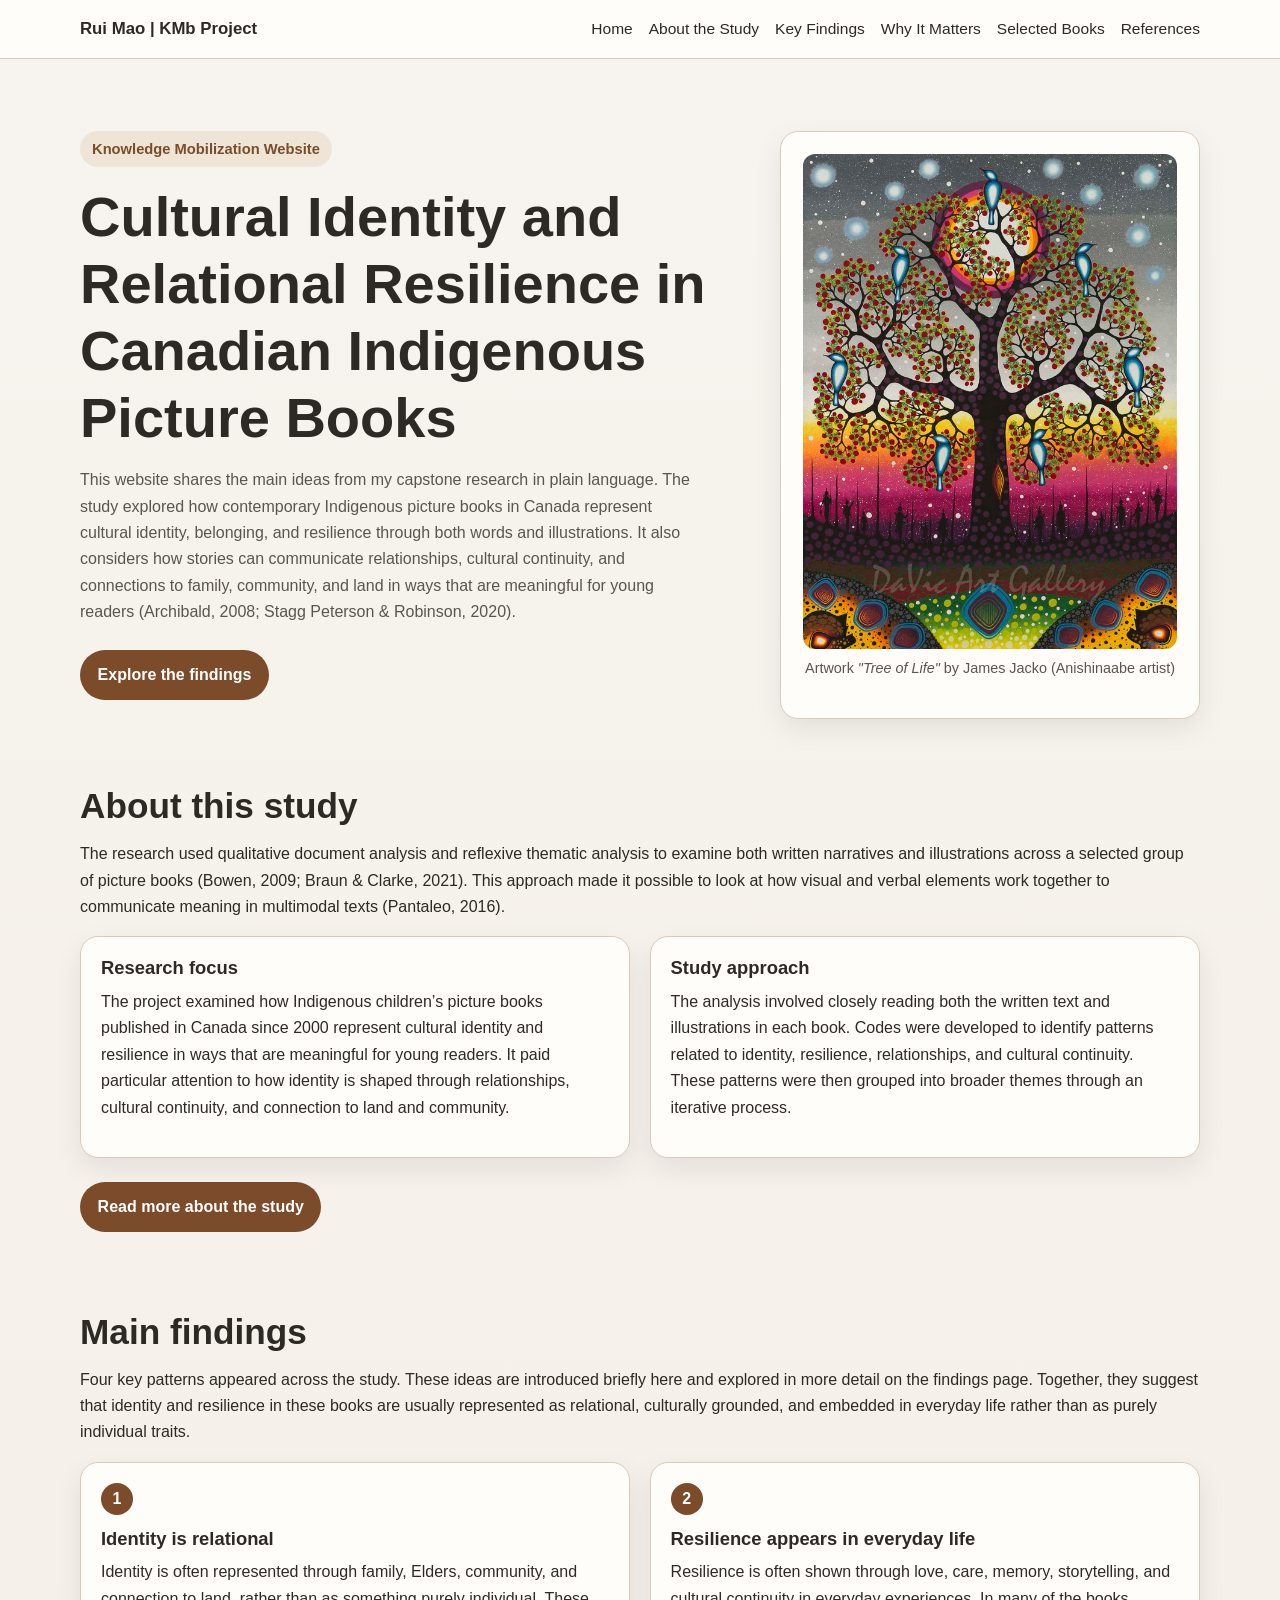
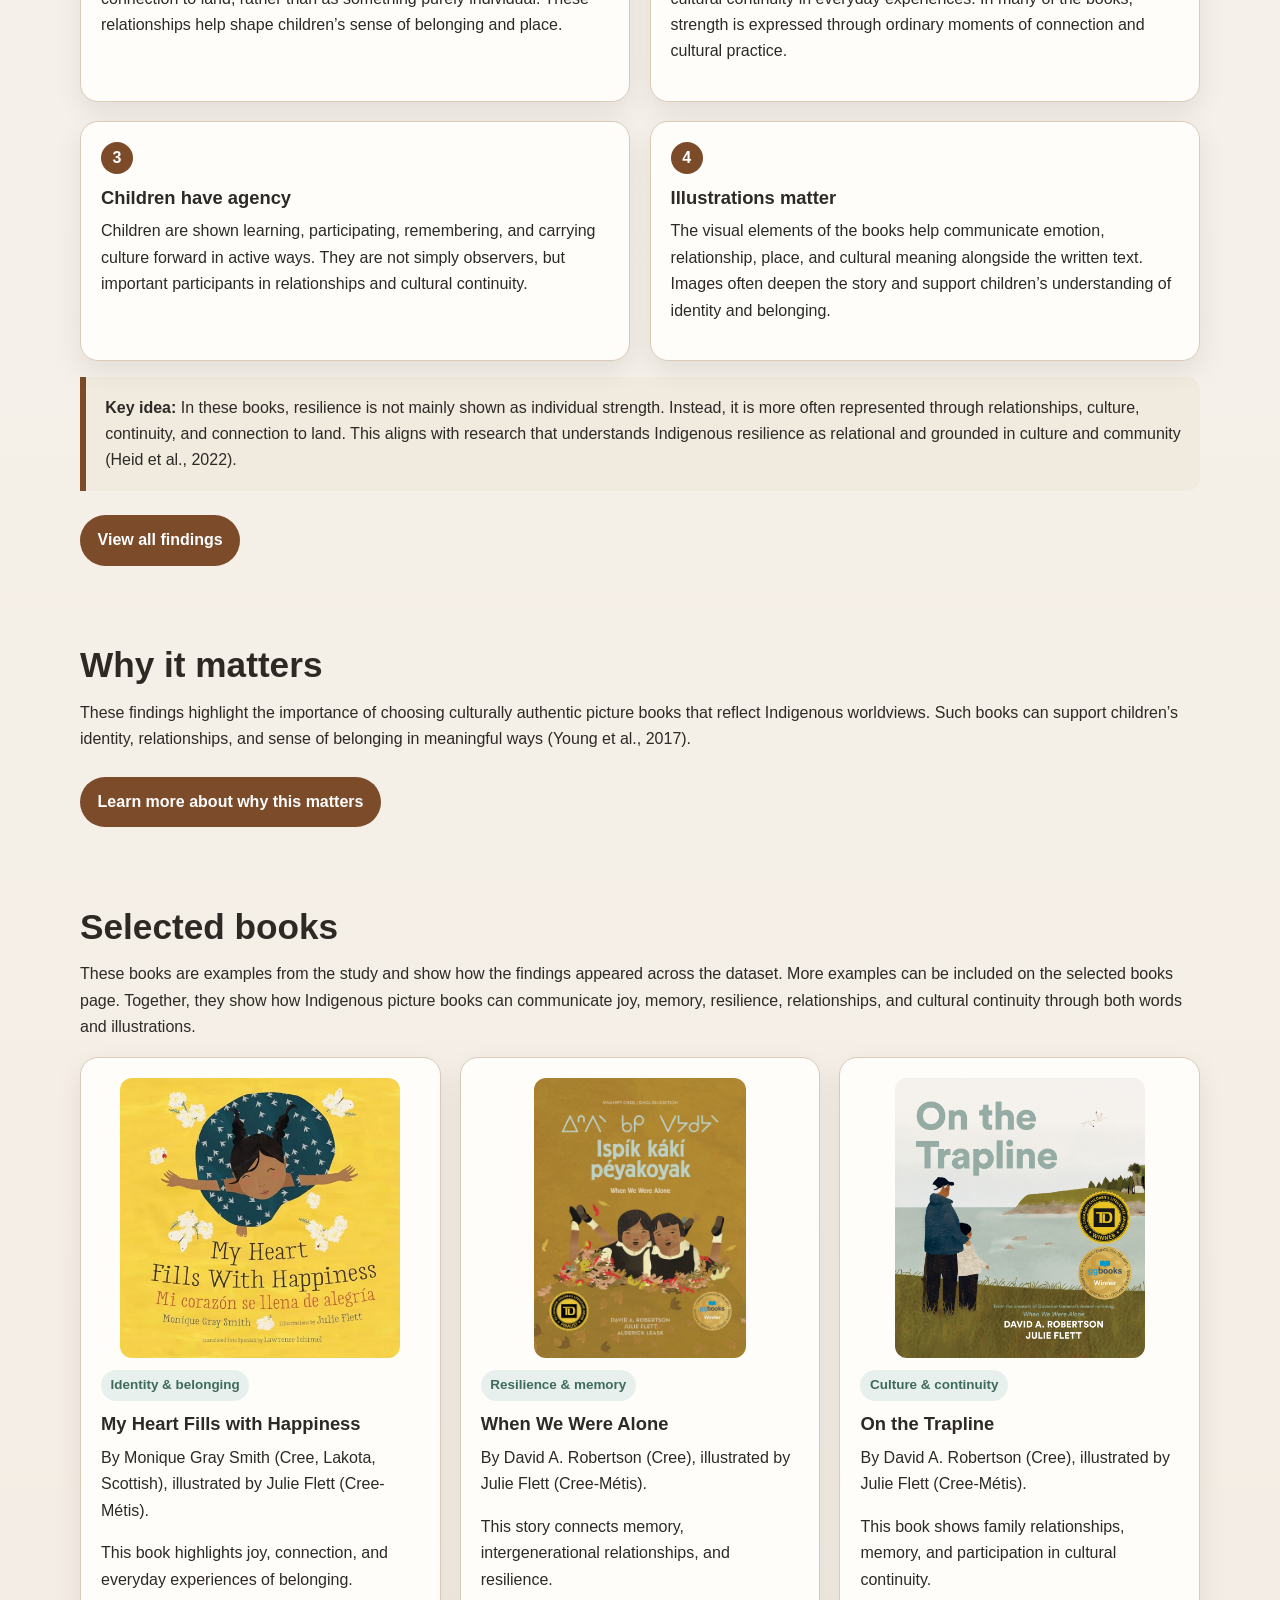
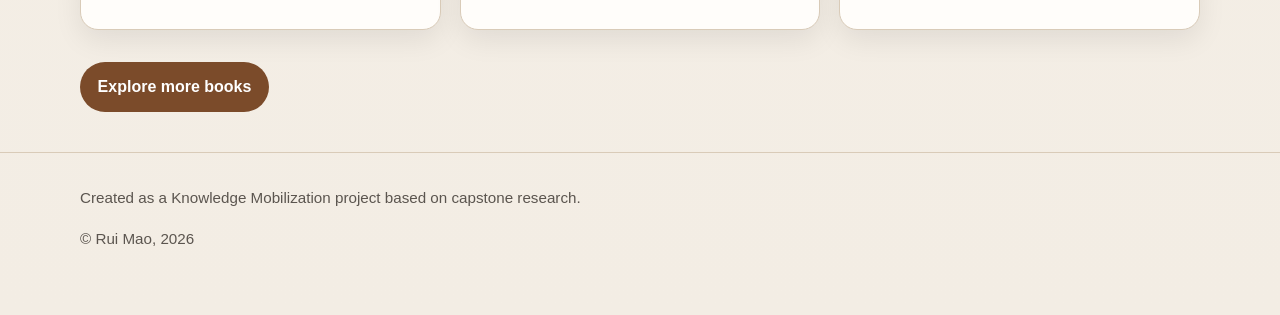
<file: index.html>
<!doctype html>
<html lang="en">
<head>
  <meta charset="utf-8">
  <meta name="viewport" content="width=device-width, initial-scale=1">
  <title>KMb Project | Rui Mao</title>
  <link rel="stylesheet" href="assets/css/styles.css">
</head>

<body>
  <a class="skip-link" href="#main">Skip to content</a>

  <header>
    <div class="container navbar">
      <a class="site-title" href="index.html">Rui Mao | KMb Project</a>

      <nav class="nav-menu" aria-label="Main navigation">
        <a href="index.html">Home</a>
        <a href="about.html">About the Study</a>
        <a href="findings.html">Key Findings</a>
        <a href="implications.html">Why It Matters</a>
        <a href="books.html">Selected Books</a>
        <a href="references.html">References</a>
      </nav>
    </div>
  </header>

  <main id="main">
    <section class="hero">
      <div class="container hero-grid">
        <div>
          <span class="eyebrow">Knowledge Mobilization Website</span>
          <h1>Cultural Identity and Relational Resilience in Canadian Indigenous Picture Books</h1>
          <p class="lead">
            This website shares the main ideas from my capstone research in plain language.
            The study explored how contemporary Indigenous picture books in Canada represent
            cultural identity, belonging, and resilience through both words and illustrations.
            It also considers how stories can communicate relationships, cultural continuity,
            and connections to family, community, and land in ways that are meaningful for
            young readers (Archibald, 2008; Stagg Peterson &amp; Robinson, 2020).
          </p>
          <a class="button-link" href="findings.html">Explore the findings</a>
        </div>

        <aside class="hero-card">
          <img src="assets/images/tree_of_life.jpg" alt="Tree of Life artwork by James Jacko">
          <p class="image-caption">
            Artwork <em>"Tree of Life"</em> by James Jacko (Anishinaabe artist)
          </p>
        </aside>
      </div>
    </section>

    <section>
      <div class="container">
        <h2>About this study</h2>
        <p>
          The research used qualitative document analysis and reflexive thematic analysis to examine
          both written narratives and illustrations across a selected group of picture books (Bowen, 2009; Braun & Clarke, 2021). 
          This approach made it possible to look at how visual and verbal elements work together to communicate meaning in multimodal texts (Pantaleo, 2016).
         </p>
        <div class="grid-2">
          <article class="card">
            <h3>Research focus</h3>
            <p>
              The project examined how Indigenous children’s picture books published in Canada since 2000
              represent cultural identity and resilience in ways that are meaningful for young readers.
              It paid particular attention to how identity is shaped through relationships, cultural
              continuity, and connection to land and community.
            </p>
          </article>

<article class="card">
  <h3>Study approach</h3>
  <p>
    The analysis involved closely reading both the written text and illustrations in each book.
    Codes were developed to identify patterns related to identity, resilience, relationships, and
    cultural continuity. These patterns were then grouped into broader themes through an iterative
    process.
  </p>
</article>
        </div>

        <p style="margin-top: 1rem;">
          <a class="button-link" href="about.html">Read more about the study</a>
        </p>
      </div>
    </section>

    <section>
      <div class="container">
        <h2>Main findings</h2>
        <p>
          Four key patterns appeared across the study. These ideas are introduced briefly here and
          explored in more detail on the findings page. Together, they suggest that identity and
          resilience in these books are usually represented as relational, culturally grounded, and
          embedded in everyday life rather than as purely individual traits.
        </p>

        <div class="grid-2">
          <article class="card">
            <div class="finding-number">1</div>
            <h3>Identity is relational</h3>
            <p>
              Identity is often represented through family, Elders, community, and connection to land,
              rather than as something purely individual. These relationships help shape children’s
              sense of belonging and place.
            </p>
          </article>

          <article class="card">
            <div class="finding-number">2</div>
            <h3>Resilience appears in everyday life</h3>
            <p>
              Resilience is often shown through love, care, memory, storytelling, and cultural
              continuity in everyday experiences. In many of the books, strength is expressed through
              ordinary moments of connection and cultural practice.
            </p>
          </article>

          <article class="card">
            <div class="finding-number">3</div>
            <h3>Children have agency</h3>
            <p>
              Children are shown learning, participating, remembering, and carrying culture forward in
              active ways. They are not simply observers, but important participants in relationships
              and cultural continuity.
            </p>
          </article>

          <article class="card">
            <div class="finding-number">4</div>
            <h3>Illustrations matter</h3>
            <p>
              The visual elements of the books help communicate emotion, relationship, place, and
              cultural meaning alongside the written text. Images often deepen the story and support
              children’s understanding of identity and belonging.
            </p>
          </article>
        </div>

        <div class="callout">
          <strong>Key idea:</strong> In these books, resilience is not mainly shown as individual strength. 
          Instead, it is more often represented through relationships, culture, continuity, and connection to land. 
          This aligns with research that understands Indigenous resilience as relational and grounded in culture and community (Heid et al., 2022).
        </div>

        <p style="margin-top: 1rem;">
          <a class="button-link" href="findings.html">View all findings</a>
        </p>
      </div>
    </section>

    <section>
      <div class="container">
        <h2>Why it matters</h2>
        <p>
             These findings highlight the importance of choosing culturally authentic picture books that reflect Indigenous worldviews. 
             Such books can support children’s identity, relationships, and sense of belonging in meaningful ways (Young et al., 2017).
        </p>
        

        <p style="margin-top: 1rem;">
          <a class="button-link" href="implications.html">Learn more about why this matters</a>
        </p>
      </div>
    </section>

    <section>
      <div class="container">
        <h2>Selected books</h2>
        <p>
          These books are examples from the study and show how the findings appeared across the dataset.
          More examples can be included on the selected books page. Together, they show how Indigenous
          picture books can communicate joy, memory, resilience, relationships, and cultural continuity
          through both words and illustrations.
        </p>

  <div class="grid-3">
  <article class="card">
    <img src="assets/images/happiness.jpg" alt="My Heart Fills with Happiness book cover">

    <span class="book-tag">Identity &amp; belonging</span>
    <h3>My Heart Fills with Happiness</h3>
    <p>By Monique Gray Smith (Cree, Lakota, Scottish), illustrated by Julie Flett (Cree-Métis).</p>
    <p>This book highlights joy, connection, and everyday experiences of belonging.</p>
  </article>

  <article class="card">
    <img src="assets/images/when_we_were_alone.jpg" alt="When We Were Alone book cover">

    <span class="book-tag">Resilience &amp; memory</span>
    <h3>When We Were Alone</h3>
    <p>By David A. Robertson (Cree), illustrated by Julie Flett (Cree-Métis).</p>
    <p>This story connects memory, intergenerational relationships, and resilience.</p>
  </article>

  <article class="card">
    <img src="assets/images/on_the_trapline.jpg" alt="On the Trapline book cover">

    <span class="book-tag">Culture &amp; continuity</span>
    <h3>On the Trapline</h3>
    <p>By David A. Robertson (Cree), illustrated by Julie Flett (Cree-Métis).</p>
    <p>This book shows family relationships, memory, and participation in cultural continuity.</p>
  </article>
    
</div>
<div style="margin-top: 1.5rem;">
  <a class="button-link" href="books.html">Explore more books</a>
</div>
        
    </section>
  </main>

  <footer>
    <div class="container">
      <p>Created as a Knowledge Mobilization project based on capstone research.</p>
      <p>© Rui Mao, 2026</p>
    </div>
  </footer>
</body>
</html>
</file>
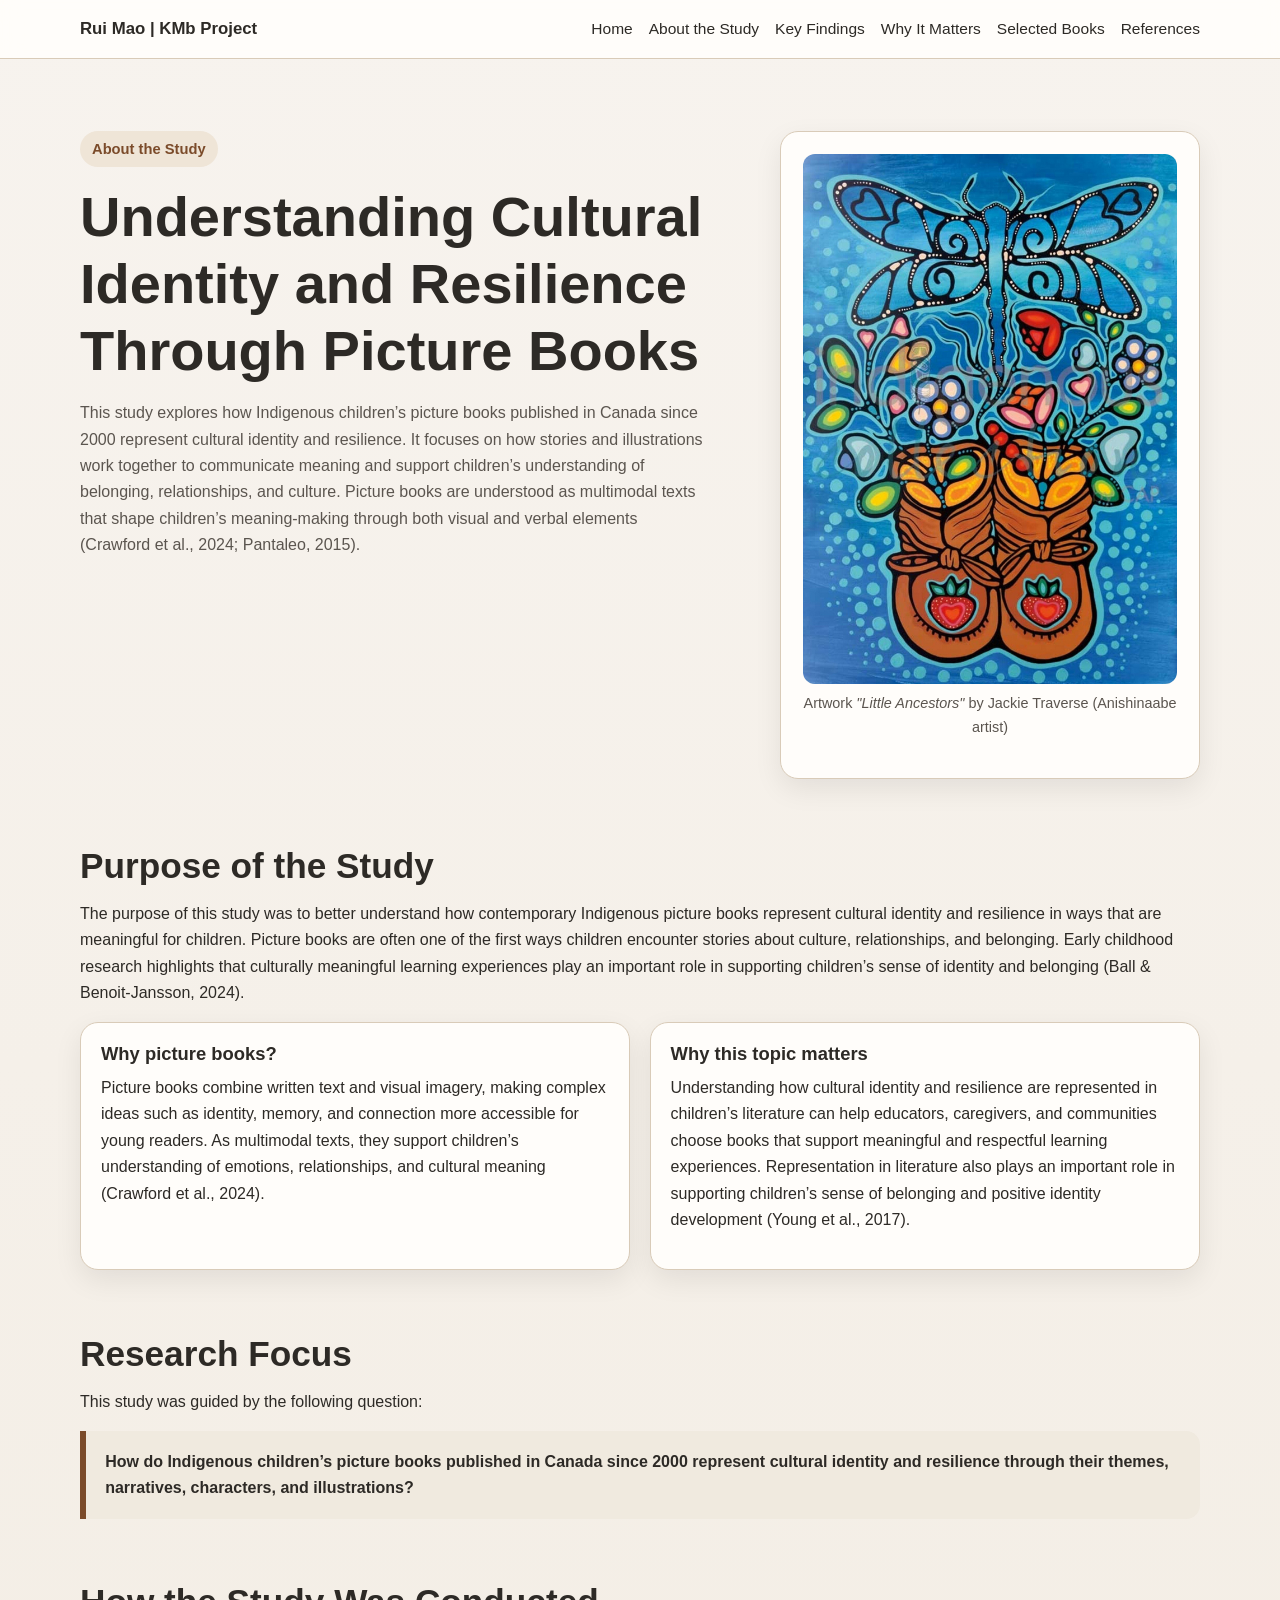
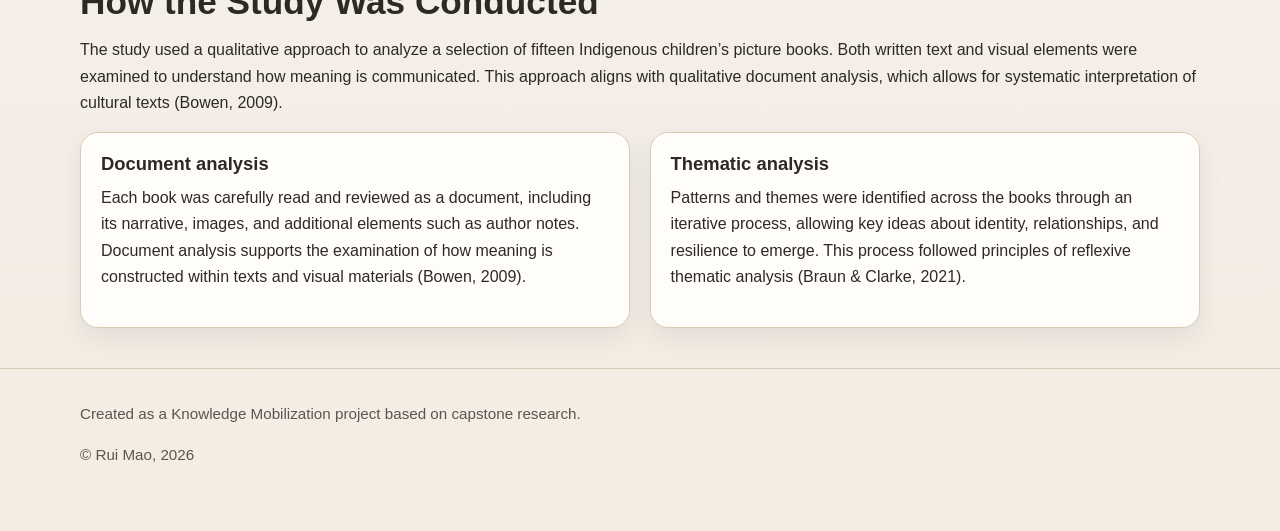
<file: about.html>
<!doctype html>
<html lang="en">
<head>
  <meta charset="utf-8">
  <meta name="viewport" content="width=device-width, initial-scale=1">
  <title>About the Study | KMb Project</title>
  <link rel="stylesheet" href="assets/css/styles.css">
</head>

<body>
  <a class="skip-link" href="#main">Skip to content</a>

  <header>
    <div class="container navbar">
      <a class="site-title" href="index.html">Rui Mao | KMb Project</a>

      <nav class="nav-menu" aria-label="Main navigation">
        <a href="index.html">Home</a>
        <a href="about.html">About the Study</a>
        <a href="findings.html">Key Findings</a>
        <a href="implications.html">Why It Matters</a>
        <a href="books.html">Selected Books</a>
        <a href="references.html">References</a>
      </nav>
    </div>
  </header>

  <main id="main">

    <!-- Hero / Intro -->
    <section class="hero">
      <div class="container hero-grid">
        <div>
          <span class="eyebrow">About the Study</span>
          <h1>Understanding Cultural Identity and Resilience Through Picture Books</h1>
          <p class="lead">
            This study explores how Indigenous children’s picture books published in Canada since 2000 
            represent cultural identity and resilience. It focuses on how stories and illustrations work 
            together to communicate meaning and support children’s understanding of belonging, relationships, 
            and culture. Picture books are understood as multimodal texts that shape children’s meaning-making 
            through both visual and verbal elements (Crawford et al., 2024; Pantaleo, 2015).
          </p>
        </div>

        <aside class="hero-card">
          <img src="assets/images/little_ancestors.jpg" alt="Three Nations, One Spirit artwork">
          <p class="image-caption">
           Artwork <em>"Little Ancestors"</em> by Jackie Traverse (Anishinaabe artist) 
          </p>
          
        </aside>
      </div>
    </section>

    <!-- Purpose -->
    <section>
      <div class="container">
        <h2>Purpose of the Study</h2>
        <p>
          The purpose of this study was to better understand how contemporary Indigenous picture books 
          represent cultural identity and resilience in ways that are meaningful for children. 
          Picture books are often one of the first ways children encounter stories about culture, relationships, 
          and belonging. Early childhood research highlights that culturally meaningful learning experiences
          play an important role in supporting children’s sense of identity and belonging (Ball & Benoit-Jansson, 2024).
        </p>

        <div class="grid-2">
          <article class="card">
            <h3>Why picture books?</h3>
            <p>
           Picture books combine written text and visual imagery, making complex ideas such as identity, 
           memory, and connection more accessible for young readers. As multimodal texts, they support children’s understanding of emotions, relationships, and cultural meaning (Crawford et al., 2024).
            </p>
          </article>

          <article class="card">
            <h3>Why this topic matters</h3>
            <p>
              Understanding how cultural identity and resilience are represented in children’s literature 
              can help educators, caregivers, and communities choose books that support meaningful and 
              respectful learning experiences. Representation in literature also plays an important role 
              in supporting children’s sense of belonging and positive identity development (Young et al., 2017).
            </p>
          </article>
        </div>
      </div>
    </section>

    <!-- Research Question -->
    <section>
      <div class="container">
        <h2>Research Focus</h2>
        <p>
          This study was guided by the following question:
        </p>

        <div class="callout">
          <strong>
            How do Indigenous children’s picture books published in Canada since 2000 represent cultural 
            identity and resilience through their themes, narratives, characters, and illustrations?
          </strong>
        </div>
      </div>
    </section>

    <!-- Methods -->
    <section>
      <div class="container">
        <h2>How the Study Was Conducted</h2>
        <p>
          The study used a qualitative approach to analyze a selection of fifteen Indigenous children’s 
          picture books. Both written text and visual elements were examined to understand how meaning 
          is communicated. This approach aligns with qualitative document analysis, which allows for 
          systematic interpretation of cultural texts (Bowen, 2009).
        </p>

        <div class="grid-2">
          <article class="card">
            <h3>Document analysis</h3>
            <p>
              Each book was carefully read and reviewed as a document, including its narrative, images, 
              and additional elements such as author notes. Document analysis supports the examination of 
              how meaning is constructed within texts and visual materials (Bowen, 2009).
            </p>
          </article>

          <article class="card">
            <h3>Thematic analysis</h3>
            <p>
              Patterns and themes were identified across the books through an iterative process, allowing 
              key ideas about identity, relationships, and resilience to emerge. This process followed 
              principles of reflexive thematic analysis (Braun &amp; Clarke, 2021).
            </p>
          </article>
        </div>
      </div>
    </section>

  </main>

  <footer>
    <div class="container">
      <p>Created as a Knowledge Mobilization project based on capstone research.</p>
      <p>© Rui Mao, 2026</p>
    </div>
  </footer>

</body>
</html>
</file>
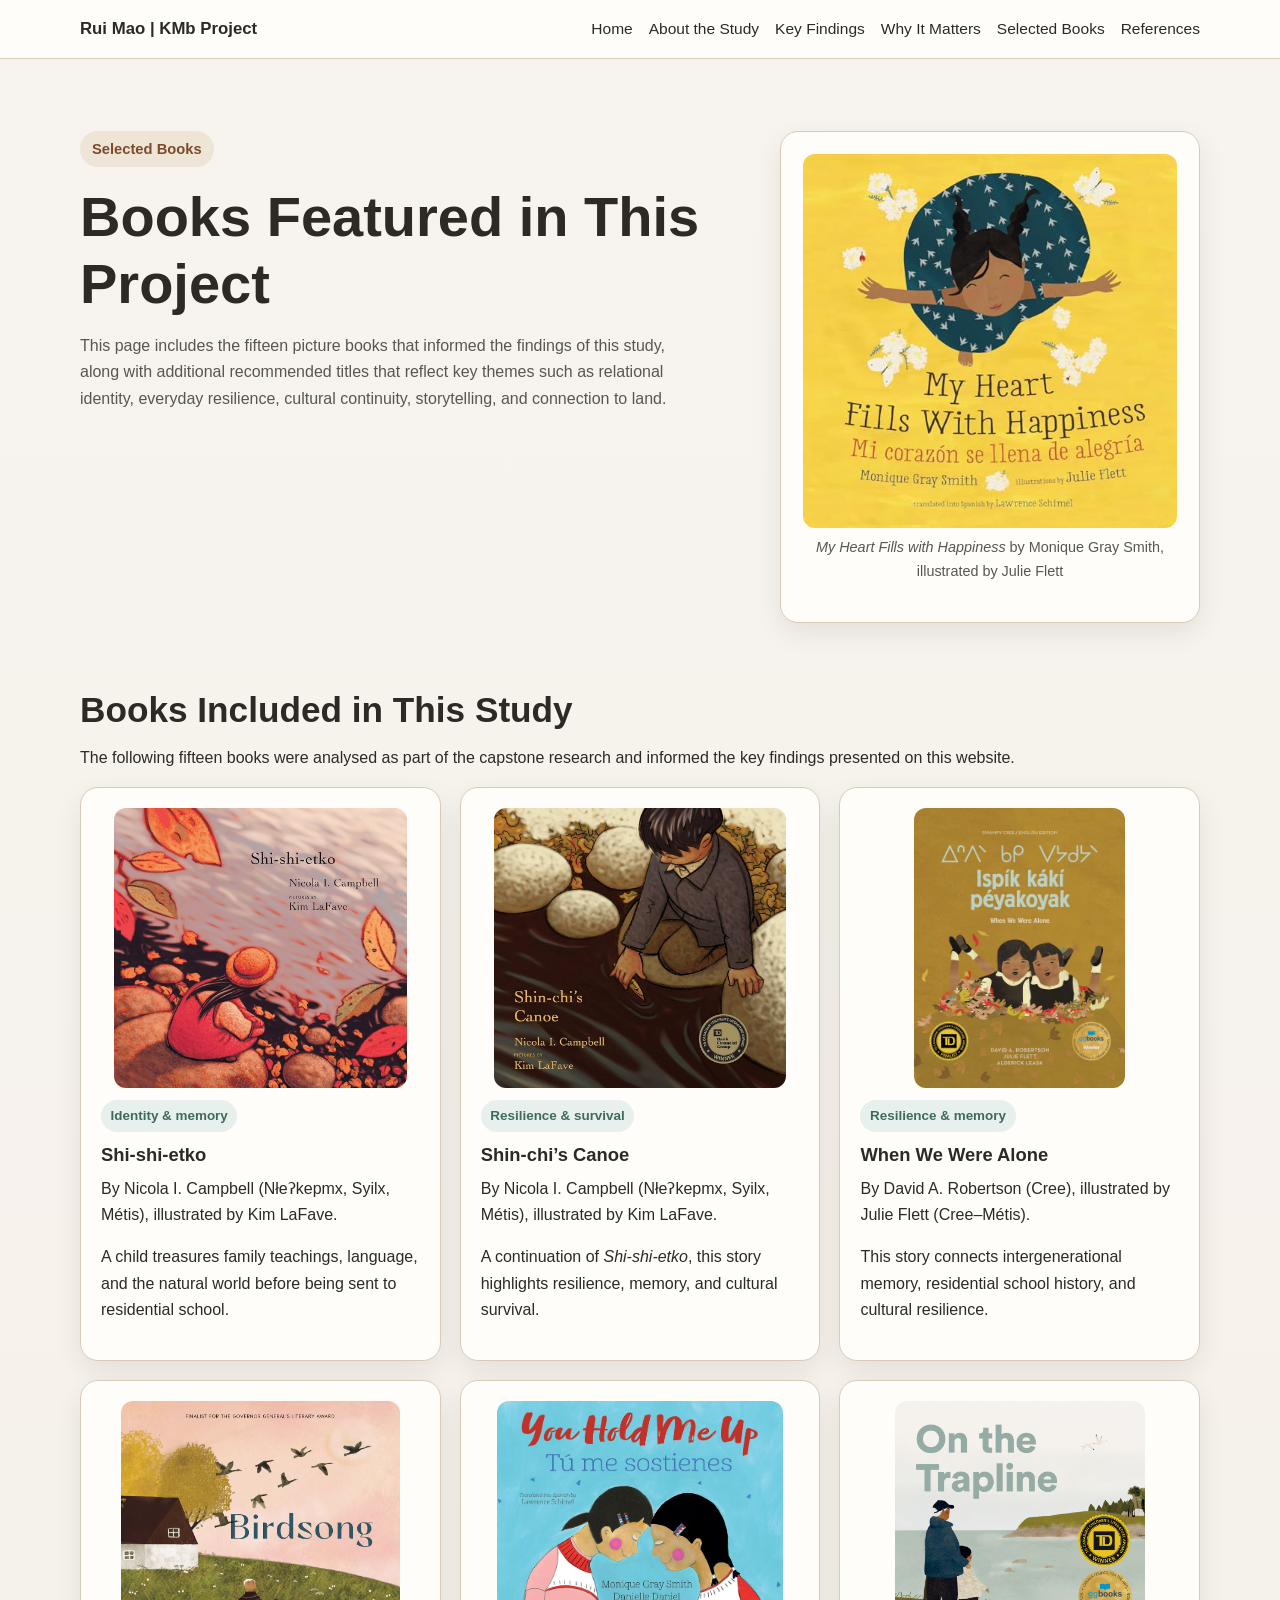
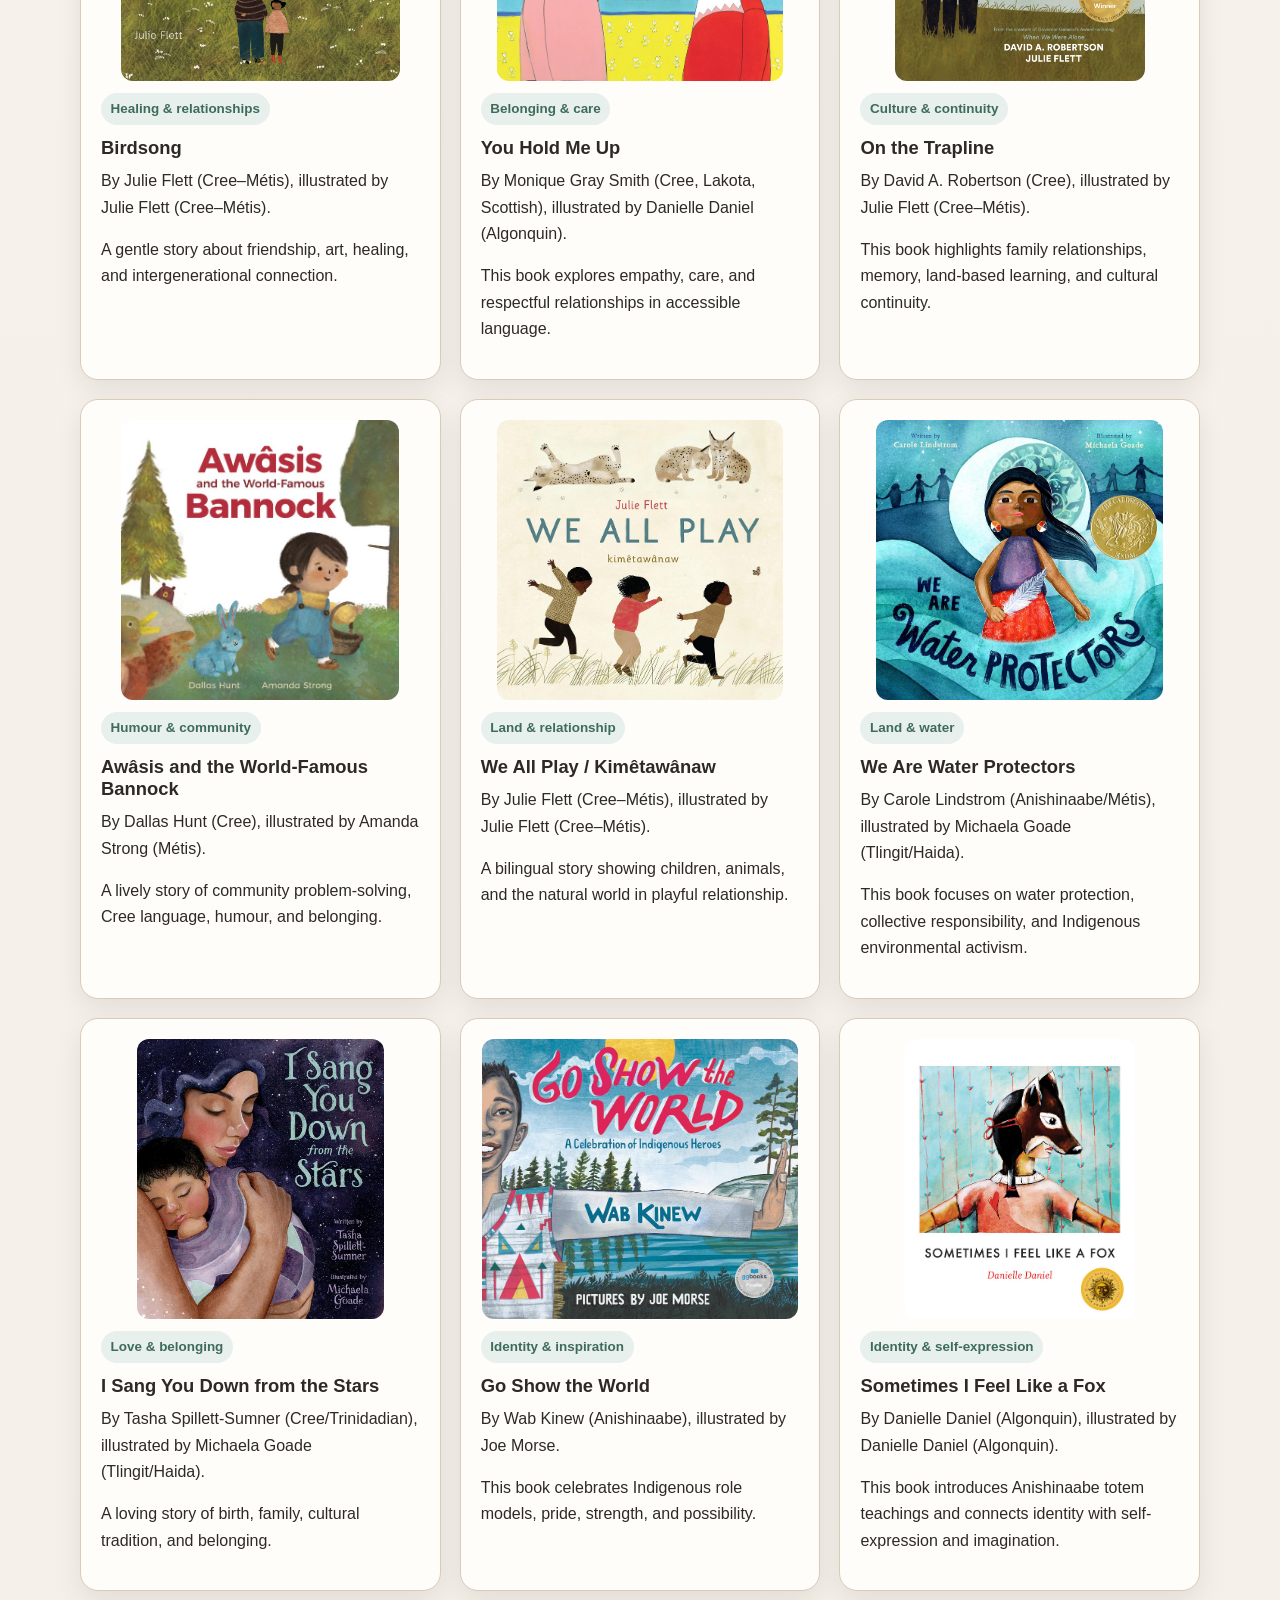
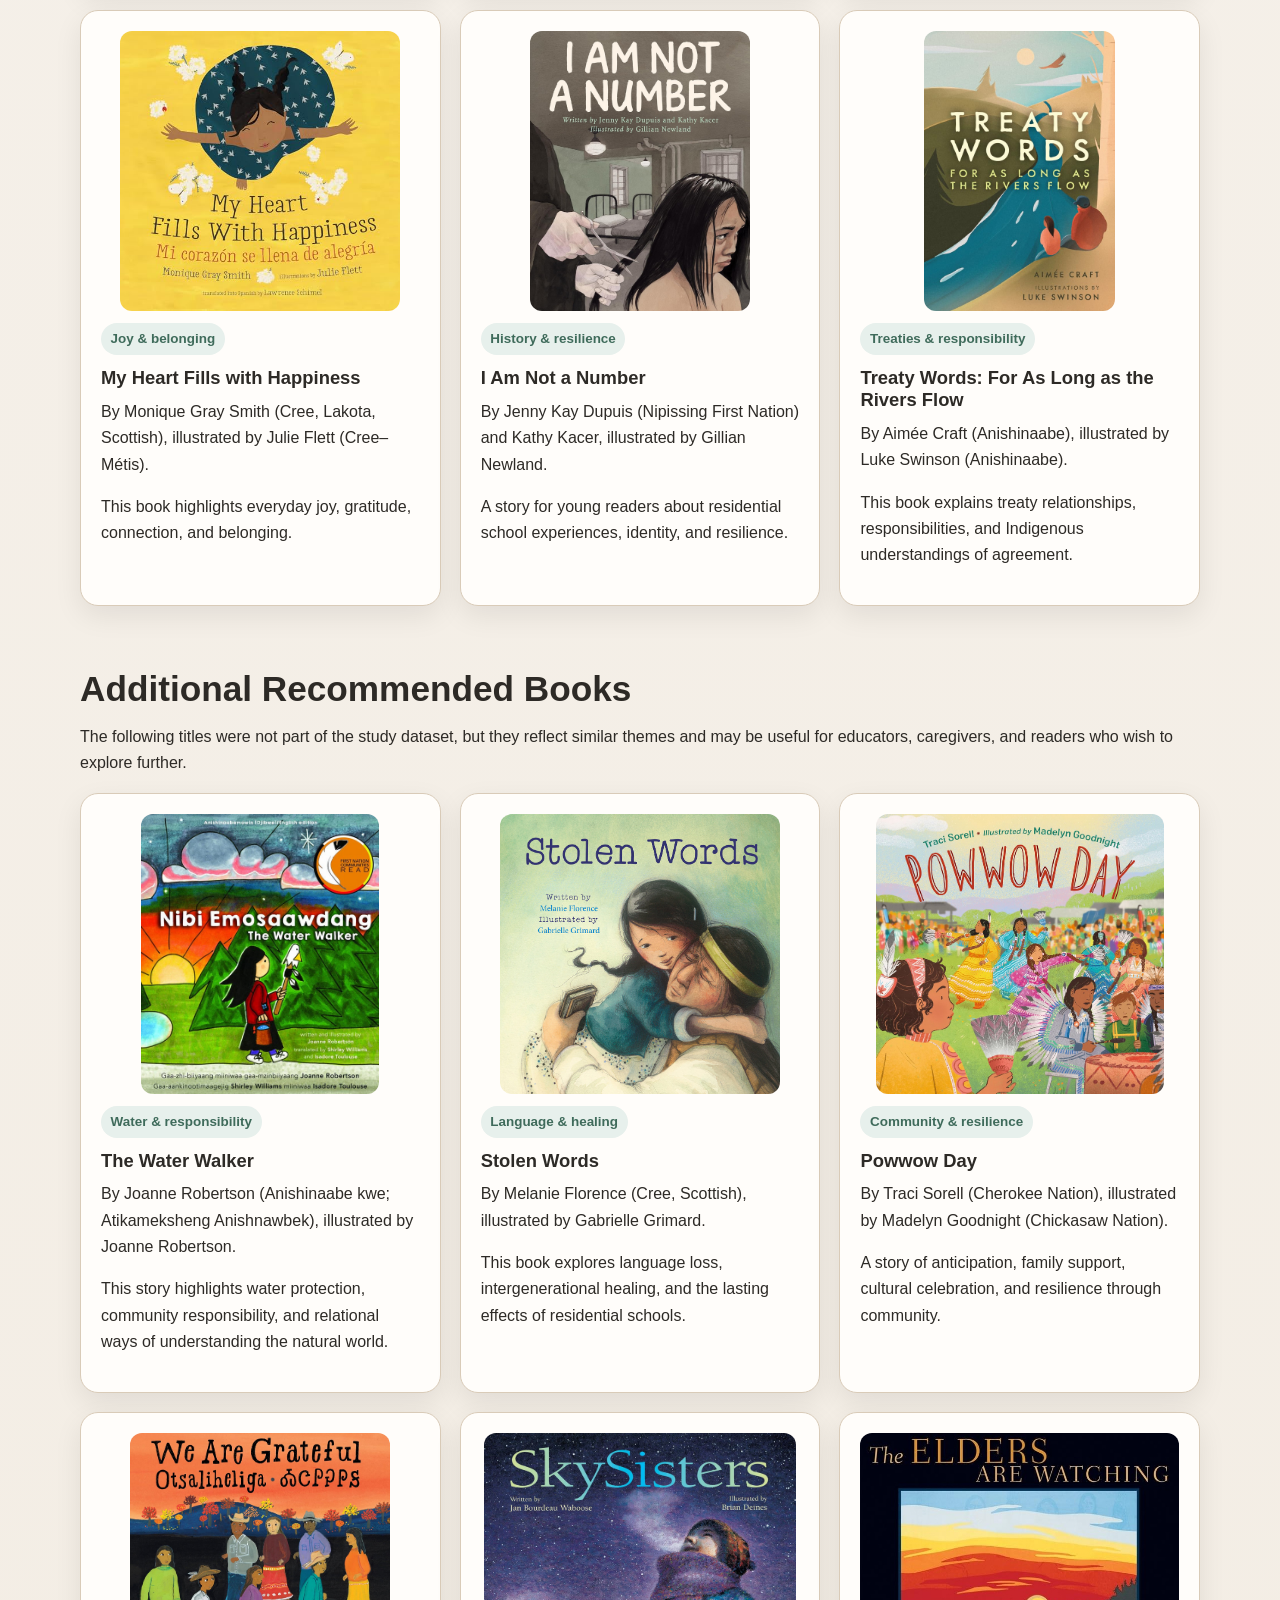
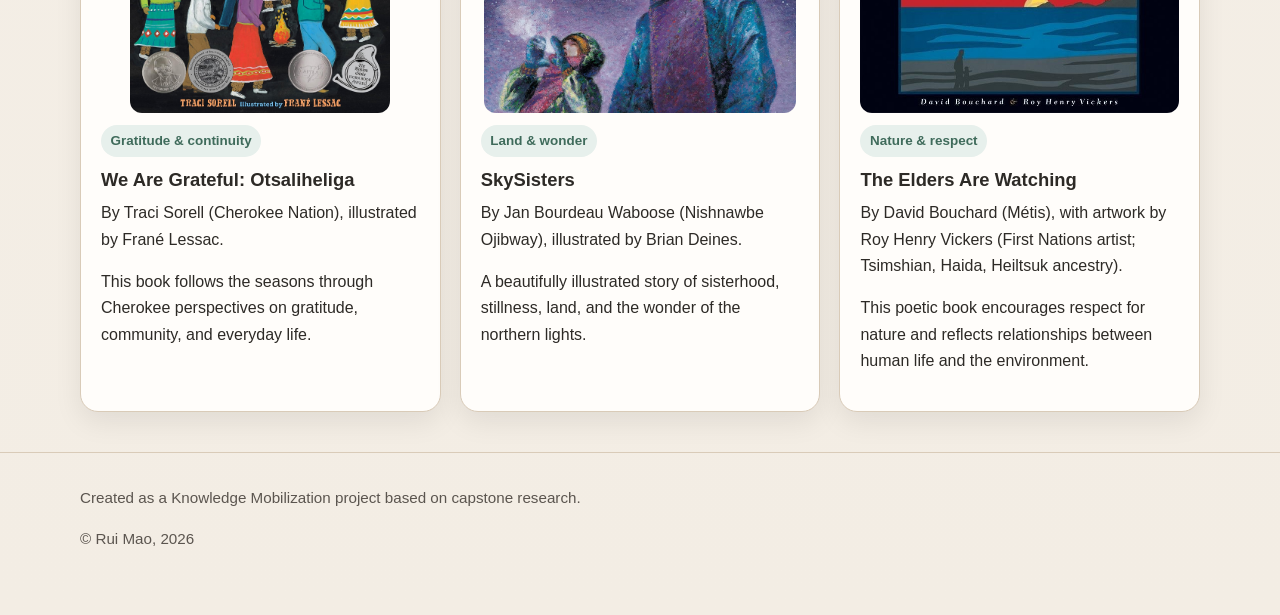
<file: books.html>
<!doctype html>
<html lang="en">
<head>
  <meta charset="utf-8">
  <meta name="viewport" content="width=device-width, initial-scale=1">
  <title>Selected Books | KMb Project</title>
  <link rel="stylesheet" href="assets/css/styles.css">
</head>

<body>
  <a class="skip-link" href="#main">Skip to content</a>

  <header>
    <div class="container navbar">
      <a class="site-title" href="index.html">Rui Mao | KMb Project</a>

      <nav class="nav-menu" aria-label="Main navigation">
        <a href="index.html">Home</a>
        <a href="about.html">About the Study</a>
        <a href="findings.html">Key Findings</a>
        <a href="implications.html">Why It Matters</a>
        <a href="books.html">Selected Books</a>
        <a href="references.html">References</a>
      </nav>
    </div>
  </header>

  <main id="main">

    <section class="hero">
      <div class="container hero-grid">
        <div>
          <span class="eyebrow">Selected Books</span>
          <h1>Books Featured in This Project</h1>
          <p class="lead">
            This page includes the fifteen picture books that informed the findings of this study, 
            along with additional recommended titles that reflect key themes such as relational identity, 
            everyday resilience, cultural continuity, storytelling, and connection to land.
          </p>
        </div>

        <aside class="hero-card">
          <img src="assets/images/happiness.jpg" alt="My Heart Fills with Happiness book cover">
          <p class="image-caption">
            <em>My Heart Fills with Happiness</em> by Monique Gray Smith, illustrated by Julie Flett
          </p>
        </aside>
      </div>
    </section>

    <section>
      <div class="container">
        <h2>Books Included in This Study</h2>
        <p>
          The following fifteen books were analysed as part of the capstone research and informed
          the key findings presented on this website.
        </p>

        <div class="grid-3">

          <article class="card">
            <img src="assets/images/shi_shi_etko.jpg" alt="Shi-shi-etko book cover">
            <span class="book-tag">Identity &amp; memory</span>
            <h3>Shi-shi-etko</h3>
            <p>By Nicola I. Campbell (Nłeʔkepmx, Syilx, Métis), illustrated by Kim LaFave.</p>
            <p>A child treasures family teachings, language, and the natural world before being sent to residential school.</p>
          </article>

          <article class="card">
            <img src="assets/images/shin_chi_canoe.jpg" alt="Shin-chi's Canoe book cover">
            <span class="book-tag">Resilience &amp; survival</span>
            <h3>Shin-chi’s Canoe</h3>
            <p>By Nicola I. Campbell (Nłeʔkepmx, Syilx, Métis), illustrated by Kim LaFave.</p>
            <p>A continuation of <em>Shi-shi-etko</em>, this story highlights resilience, memory, and cultural survival.</p>
          </article>

          <article class="card">
            <img src="assets/images/when_we_were_alone.jpg" alt="When We Were Alone book cover">
            <span class="book-tag">Resilience &amp; memory</span>
            <h3>When We Were Alone</h3>
            <p>By David A. Robertson (Cree), illustrated by Julie Flett (Cree–Métis).</p>
            <p>This story connects intergenerational memory, residential school history, and cultural resilience.</p>
          </article>

          <article class="card">
            <img src="assets/images/birdsong.jpg" alt="Birdsong book cover">
            <span class="book-tag">Healing &amp; relationships</span>
            <h3>Birdsong</h3>
            <p>By Julie Flett (Cree–Métis), illustrated by Julie Flett (Cree–Métis).</p>
            <p>A gentle story about friendship, art, healing, and intergenerational connection.</p>
          </article>

          <article class="card">
            <img src="assets/images/you_hold_me_up.jpg" alt="You Hold Me Up book cover">
            <span class="book-tag">Belonging &amp; care</span>
            <h3>You Hold Me Up</h3>
            <p>By Monique Gray Smith (Cree, Lakota, Scottish), illustrated by Danielle Daniel (Algonquin).</p>
            <p>This book explores empathy, care, and respectful relationships in accessible language.</p>
          </article>

          <article class="card">
            <img src="assets/images/on_the_trapline.jpg" alt="On the Trapline book cover">
            <span class="book-tag">Culture &amp; continuity</span>
            <h3>On the Trapline</h3>
            <p>By David A. Robertson (Cree), illustrated by Julie Flett (Cree–Métis).</p>
            <p>This book highlights family relationships, memory, land-based learning, and cultural continuity.</p>
          </article>

          <article class="card">
            <img src="assets/images/bannock.jpg" alt="Awâsis and the World-Famous Bannock book cover">
            <span class="book-tag">Humour &amp; community</span>
            <h3>Awâsis and the World-Famous Bannock</h3>
            <p>By Dallas Hunt (Cree), illustrated by Amanda Strong (Métis).</p>
            <p>A lively story of community problem-solving, Cree language, humour, and belonging.</p>
          </article>

          <article class="card">
            <img src="assets/images/we_all_play.jpg" alt="We All Play book cover">
            <span class="book-tag">Land &amp; relationship</span>
            <h3>We All Play / Kimêtawânaw</h3>
            <p>By Julie Flett (Cree–Métis), illustrated by Julie Flett (Cree–Métis).</p>
            <p>A bilingual story showing children, animals, and the natural world in playful relationship.</p>
          </article>

          <article class="card">
            <img src="assets/images/protectors.jpg" alt="We Are Water Protectors book cover">
            <span class="book-tag">Land &amp; water</span>
            <h3>We Are Water Protectors</h3>
            <p>By Carole Lindstrom (Anishinaabe/Métis), illustrated by Michaela Goade (Tlingit/Haida).</p>
            <p>This book focuses on water protection, collective responsibility, and Indigenous environmental activism.</p>
          </article>

          <article class="card">
            <img src="assets/images/stars.jpg" alt="I Sang You Down from the Stars book cover">
            <span class="book-tag">Love &amp; belonging</span>
            <h3>I Sang You Down from the Stars</h3>
            <p>By Tasha Spillett-Sumner (Cree/Trinidadian), illustrated by Michaela Goade (Tlingit/Haida).</p>
            <p>A loving story of birth, family, cultural tradition, and belonging.</p>
          </article>

          <article class="card">
            <img src="assets/images/go_show_the_world.jpg" alt="Go Show the World book cover">
            <span class="book-tag">Identity &amp; inspiration</span>
            <h3>Go Show the World</h3>
            <p>By Wab Kinew (Anishinaabe), illustrated by Joe Morse.</p>
            <p>This book celebrates Indigenous role models, pride, strength, and possibility.</p>
          </article>

          <article class="card">
            <img src="assets/images/fox.jpg" alt="Sometimes I Feel Like a Fox book cover">
            <span class="book-tag">Identity &amp; self-expression</span>
            <h3>Sometimes I Feel Like a Fox</h3>
            <p>By Danielle Daniel (Algonquin), illustrated by Danielle Daniel (Algonquin).</p>
            <p>This book introduces Anishinaabe totem teachings and connects identity with self-expression and imagination.</p>
          </article>

          <article class="card">
            <img src="assets/images/happiness.jpg" alt="My Heart Fills with Happiness book cover">
            <span class="book-tag">Joy &amp; belonging</span>
            <h3>My Heart Fills with Happiness</h3>
            <p>By Monique Gray Smith (Cree, Lakota, Scottish), illustrated by Julie Flett (Cree–Métis).</p>
            <p>This book highlights everyday joy, gratitude, connection, and belonging.</p>
          </article>

          <article class="card">
            <img src="assets/images/not_a_number.jpg" alt="I Am Not a Number book cover">
            <span class="book-tag">History &amp; resilience</span>
            <h3>I Am Not a Number</h3>
            <p>By Jenny Kay Dupuis (Nipissing First Nation) and Kathy Kacer, illustrated by Gillian Newland.</p>
            <p>A story for young readers about residential school experiences, identity, and resilience.</p>
          </article>

          <article class="card">
            <img src="assets/images/treaty_words.jpg" alt="Treaty Words book cover">
            <span class="book-tag">Treaties &amp; responsibility</span>
            <h3>Treaty Words: For As Long as the Rivers Flow</h3>
            <p>By Aimée Craft (Anishinaabe), illustrated by Luke Swinson (Anishinaabe).</p>
            <p>This book explains treaty relationships, responsibilities, and Indigenous understandings of agreement.</p>
          </article>

        </div>
      </div>
    </section>

    <section>
      <div class="container">
        <h2>Additional Recommended Books</h2>
        <p>
          The following titles were not part of the study dataset, but they reflect similar themes
          and may be useful for educators, caregivers, and readers who wish to explore further.
        </p>

        <div class="grid-3">

          <article class="card">
            <img src="assets/images/the_water_walker.jpg" alt="The Water Walker book cover">
            <span class="book-tag">Water &amp; responsibility</span>
            <h3>The Water Walker</h3>
            <p>By Joanne Robertson (Anishinaabe kwe; Atikameksheng Anishnawbek), illustrated by Joanne Robertson.</p>
            <p>This story highlights water protection, community responsibility, and relational ways of understanding the natural world.</p>
          </article>

          <article class="card">
            <img src="assets/images/stolen_words.jpg" alt="Stolen Words book cover">
            <span class="book-tag">Language &amp; healing</span>
            <h3>Stolen Words</h3>
            <p>By Melanie Florence (Cree, Scottish), illustrated by Gabrielle Grimard.</p>
            <p>This book explores language loss, intergenerational healing, and the lasting effects of residential schools.</p>
          </article>

          <article class="card">
            <img src="assets/images/powwow_day.jpg" alt="Powwow Day book cover">
            <span class="book-tag">Community &amp; resilience</span>
            <h3>Powwow Day</h3>
            <p>By Traci Sorell (Cherokee Nation), illustrated by Madelyn Goodnight (Chickasaw Nation).</p>
            <p>A story of anticipation, family support, cultural celebration, and resilience through community.</p>
          </article>

          <article class="card">
            <img src="assets/images/we_are_grateful.jpg" alt="We Are Grateful: Otsaliheliga book cover">
            <span class="book-tag">Gratitude &amp; continuity</span>
            <h3>We Are Grateful: Otsaliheliga</h3>
            <p>By Traci Sorell (Cherokee Nation), illustrated by Frané Lessac.</p>
            <p>This book follows the seasons through Cherokee perspectives on gratitude, community, and everyday life.</p>
          </article>

          <article class="card">
            <img src="assets/images/sky_sisters.jpg" alt="SkySisters book cover">
            <span class="book-tag">Land &amp; wonder</span>
            <h3>SkySisters</h3>
            <p>By Jan Bourdeau Waboose (Nishnawbe Ojibway), illustrated by Brian Deines.</p>
            <p>A beautifully illustrated story of sisterhood, stillness, land, and the wonder of the northern lights.</p>
          </article>

          <article class="card">
            <img src="assets/images/elders.jpg" alt="The Elders Are Watching book cover">
            <span class="book-tag">Nature &amp; respect</span>
            <h3>The Elders Are Watching</h3>
            <p>By David Bouchard (Métis), with artwork by Roy Henry Vickers (First Nations artist; Tsimshian, Haida, Heiltsuk ancestry).</p>
            <p>This poetic book encourages respect for nature and reflects relationships between human life and the environment.</p>
          </article>

        </div>
      </div>
    </section>

  </main>

  <footer>
    <div class="container">
      <p>Created as a Knowledge Mobilization project based on capstone research.</p>
      <p>© Rui Mao, 2026</p>
    </div>
  </footer>
</body>
</html>
</file>
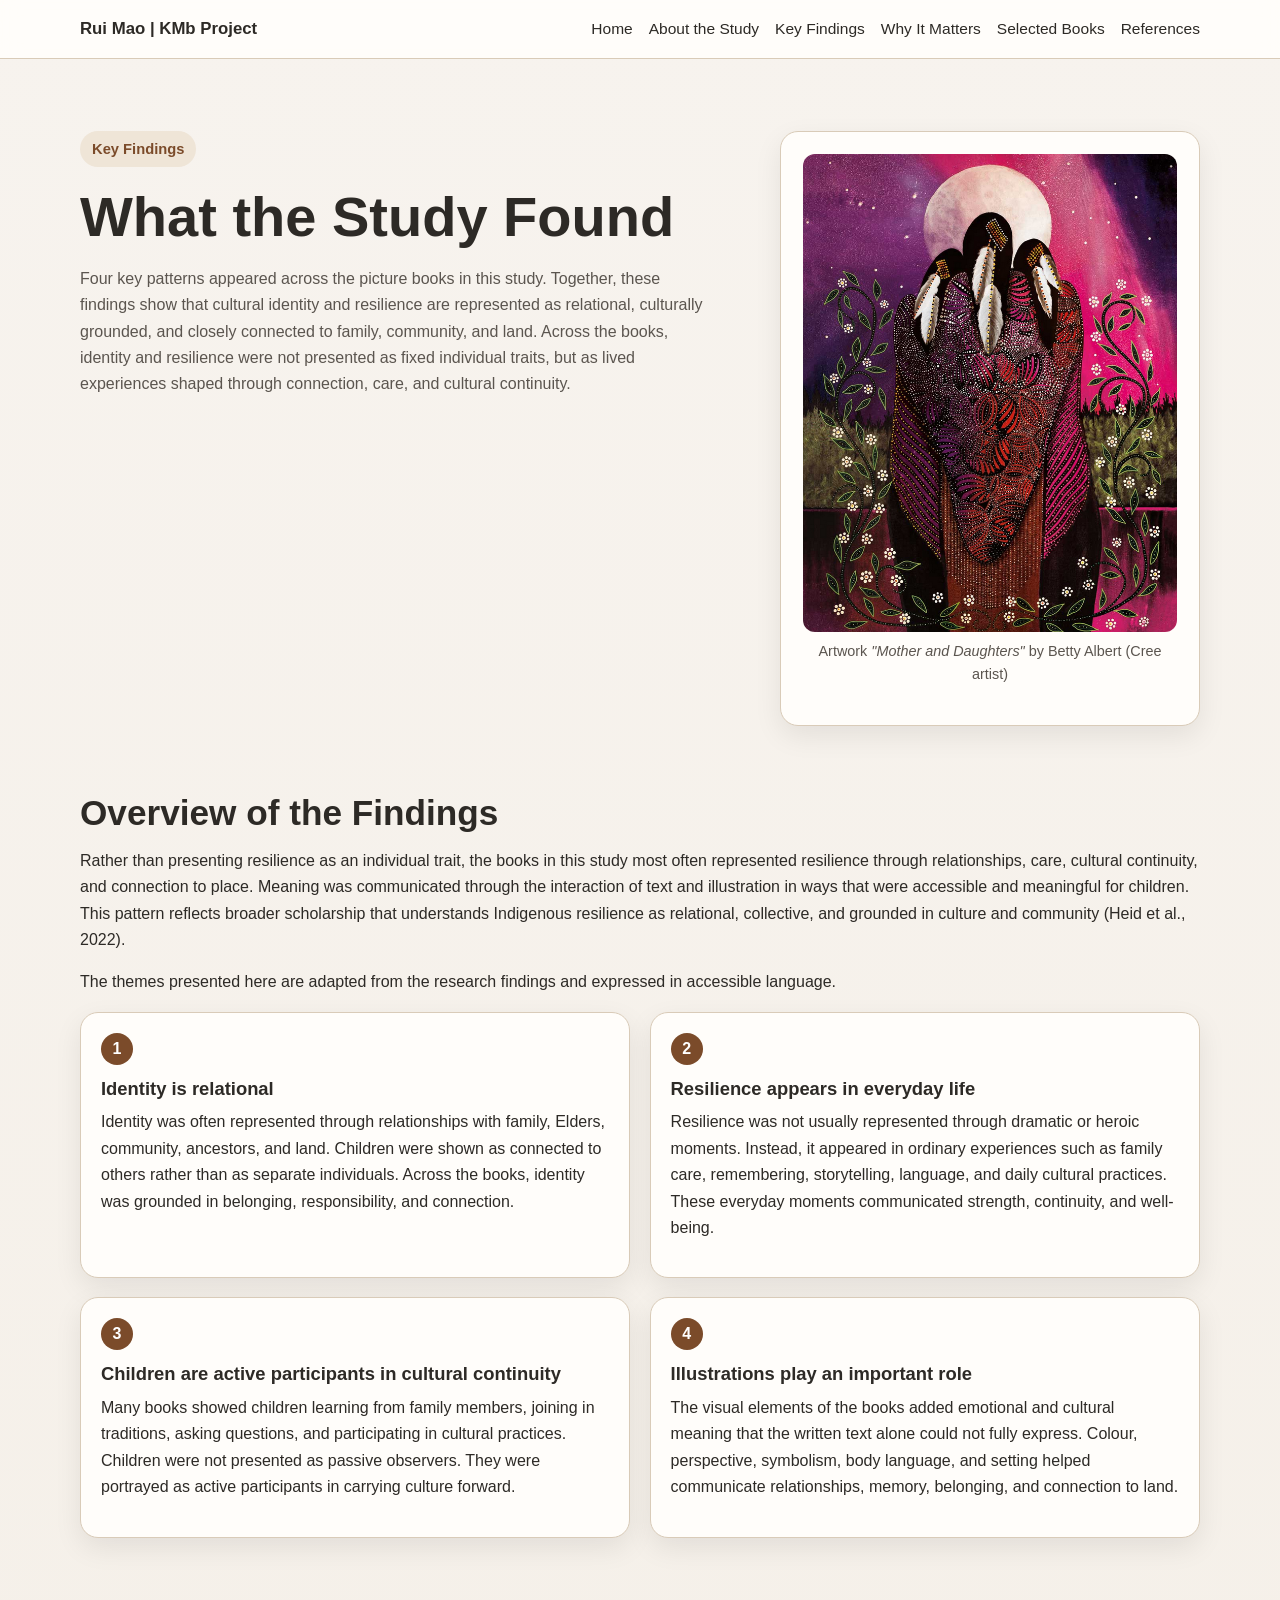
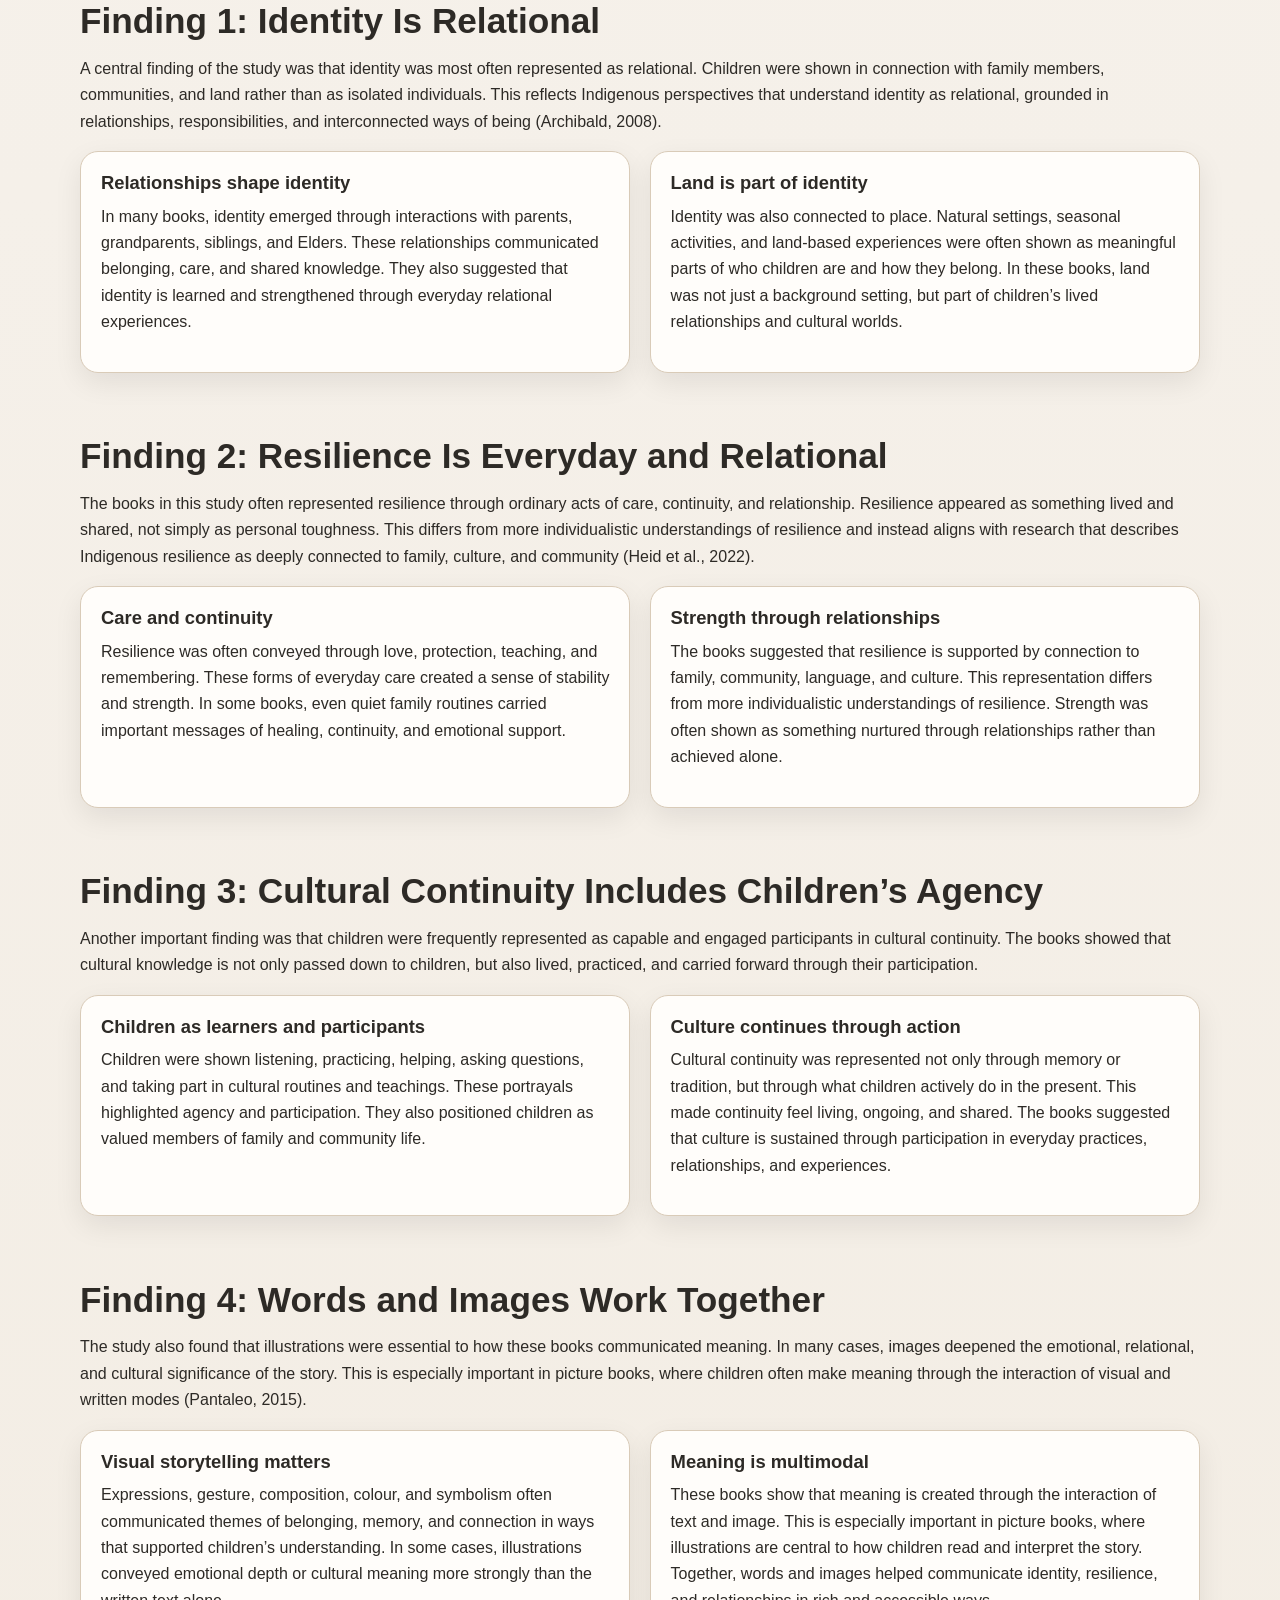
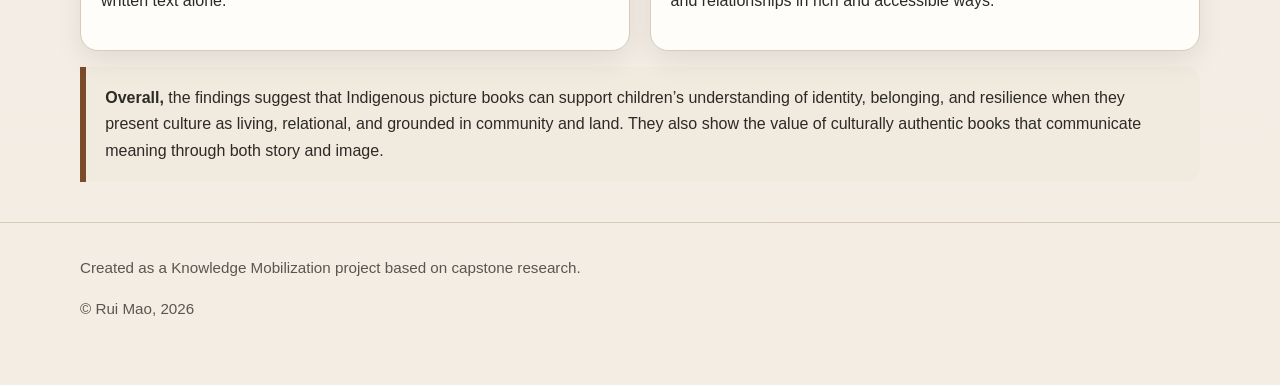
<file: findings.html>
<!doctype html>
<html lang="en">
<head>
  <meta charset="utf-8">
  <meta name="viewport" content="width=device-width, initial-scale=1">
  <title>Key Findings | KMb Project</title>
  <link rel="stylesheet" href="assets/css/styles.css">
</head>

<body>
  <a class="skip-link" href="#main">Skip to content</a>

  <header>
    <div class="container navbar">
      <a class="site-title" href="index.html">Rui Mao | KMb Project</a>

      <nav class="nav-menu" aria-label="Main navigation">
        <a href="index.html">Home</a>
        <a href="about.html">About the Study</a>
        <a href="findings.html">Key Findings</a>
        <a href="implications.html">Why It Matters</a>
        <a href="books.html">Selected Books</a>
        <a href="references.html">References</a>
      </nav>
    </div>
  </header>

  <main id="main">

    <section class="hero">
      <div class="container hero-grid">
        <div>
          <span class="eyebrow">Key Findings</span>
          <h1>What the Study Found</h1>
          <p class="lead">
            Four key patterns appeared across the picture books in this study. Together, these findings
            show that cultural identity and resilience are represented as relational, culturally grounded,
            and closely connected to family, community, and land. Across the books, identity and resilience
            were not presented as fixed individual traits, but as lived experiences shaped through connection,
            care, and cultural continuity.
          </p>
        </div>

        <aside class="hero-card">
          <img src="assets/images/mother_and_daughters.jpg" alt="Mother and Daughters artwork">
          <p class="image-caption">
            Artwork <em>"Mother and Daughters"</em> by Betty Albert (Cree artist)
          </p>
        </aside>
      </div>
    </section>

    <section>
      <div class="container">
        <h2>Overview of the Findings</h2>
        <p>
          Rather than presenting resilience as an individual trait, the books in this study most often represented resilience through relationships, 
          care, cultural continuity, and connection to place. Meaning was communicated through the interaction of text and illustration in ways 
          that were accessible and meaningful for children. This pattern reflects broader scholarship that understands Indigenous resilience as relational, 
          collective, and grounded in culture and community (Heid et al., 2022). 
        </p>
        <p>
          The themes presented here are adapted from the research findings and expressed in accessible language.
        </p>

        <div class="grid-2">
          <article class="card">
            <div class="finding-number">1</div>
            <h3>Identity is relational</h3>
            <p>
              Identity was often represented through relationships with family, Elders, community,
              ancestors, and land. Children were shown as connected to others rather than as separate
              individuals. Across the books, identity was grounded in belonging, responsibility, and
              connection.
            </p>
          </article>

          <article class="card">
            <div class="finding-number">2</div>
            <h3>Resilience appears in everyday life</h3>
            <p>
              Resilience was not usually represented through dramatic or heroic moments. Instead, it
              appeared in ordinary experiences such as family care, remembering, storytelling, language,
              and daily cultural practices. These everyday moments communicated strength, continuity,
              and well-being.
            </p>
          </article>

          <article class="card">
            <div class="finding-number">3</div>
            <h3>Children are active participants in cultural continuity</h3>
            <p>
              Many books showed children learning from family members, joining in traditions, asking
              questions, and participating in cultural practices. Children were not presented as passive
              observers. They were portrayed as active participants in carrying culture forward.
            </p>
          </article>

          <article class="card">
            <div class="finding-number">4</div>
            <h3>Illustrations play an important role</h3>
            <p>
              The visual elements of the books added emotional and cultural meaning that the written text
              alone could not fully express. Colour, perspective, symbolism, body language, and setting
              helped communicate relationships, memory, belonging, and connection to land.
            </p>
          </article>
        </div>
      </div>
    </section>

    <section>
      <div class="container">
        <h2>Finding 1: Identity Is Relational</h2>
        <p>
          A central finding of the study was that identity was most often represented as relational.
          Children were shown in connection with family members, communities, and land rather than as
          isolated individuals. This reflects Indigenous perspectives that understand identity as relational, grounded in relationships, responsibilities, and interconnected ways of being (Archibald, 2008).
        </p>

        <div class="grid-2">
          <article class="card">
            <h3>Relationships shape identity</h3>
            <p>
              In many books, identity emerged through interactions with parents, grandparents, siblings,
              and Elders. These relationships communicated belonging, care, and shared knowledge. They
              also suggested that identity is learned and strengthened through everyday relational
              experiences.
            </p>
          </article>

          <article class="card">
            <h3>Land is part of identity</h3>
            <p>
              Identity was also connected to place. Natural settings, seasonal activities, and land-based
              experiences were often shown as meaningful parts of who children are and how they belong.
              In these books, land was not just a background setting, but part of children’s lived
              relationships and cultural worlds.
            </p>
          </article>
        </div>
      </div>
    </section>

    <section>
      <div class="container">
        <h2>Finding 2: Resilience Is Everyday and Relational</h2>
        <p>
          The books in this study often represented resilience through ordinary acts of care, continuity,
          and relationship. Resilience appeared as something lived and shared, not simply as personal
          toughness. This differs from more individualistic understandings of resilience and instead
          aligns with research that describes Indigenous resilience as deeply connected to family,
          culture, and community (Heid et al., 2022).
        </p>

        <div class="grid-2">
          <article class="card">
            <h3>Care and continuity</h3>
            <p>
              Resilience was often conveyed through love, protection, teaching, and remembering. These
              forms of everyday care created a sense of stability and strength. In some books, even quiet
              family routines carried important messages of healing, continuity, and emotional support.
            </p>
          </article>

          <article class="card">
            <h3>Strength through relationships</h3>
            <p>
              The books suggested that resilience is supported by connection to family, community,
              language, and culture. This representation differs from more individualistic understandings
              of resilience. Strength was often shown as something nurtured through relationships rather
              than achieved alone.
            </p>
          </article>
        </div>
      </div>
    </section>

    <section>
      <div class="container">
        <h2>Finding 3: Cultural Continuity Includes Children’s Agency</h2>
        <p>
          Another important finding was that children were frequently represented as capable and engaged
          participants in cultural continuity. The books showed that cultural knowledge is not only passed
          down to children, but also lived, practiced, and carried forward through their participation.
        </p>

        <div class="grid-2">
          <article class="card">
            <h3>Children as learners and participants</h3>
            <p>
              Children were shown listening, practicing, helping, asking questions, and taking part in
              cultural routines and teachings. These portrayals highlighted agency and participation.
              They also positioned children as valued members of family and community life.
            </p>
          </article>

          <article class="card">
            <h3>Culture continues through action</h3>
            <p>
              Cultural continuity was represented not only through memory or tradition, but through what
              children actively do in the present. This made continuity feel living, ongoing, and shared.
              The books suggested that culture is sustained through participation in everyday practices,
              relationships, and experiences.
            </p>
          </article>
        </div>
      </div>
    </section>

    <section>
      <div class="container">
        <h2>Finding 4: Words and Images Work Together</h2>
        <p>
          The study also found that illustrations were essential to how these books communicated meaning.
          In many cases, images deepened the emotional, relational, and cultural significance of the story.
          This is especially important in picture books, where children often make meaning through the
          interaction of visual and written modes (Pantaleo, 2015).
        </p>

        <div class="grid-2">
          <article class="card">
            <h3>Visual storytelling matters</h3>
            <p>
              Expressions, gesture, composition, colour, and symbolism often communicated themes of
              belonging, memory, and connection in ways that supported children’s understanding. In some
              cases, illustrations conveyed emotional depth or cultural meaning more strongly than the
              written text alone.
            </p>
          </article>

          <article class="card">
            <h3>Meaning is multimodal</h3>
            <p>
              These books show that meaning is created through the interaction of text and image. This is
              especially important in picture books, where illustrations are central to how children read
              and interpret the story. Together, words and images helped communicate identity, resilience,
              and relationships in rich and accessible ways.
            </p>
          </article>
        </div>

        <div class="callout">
          <strong>Overall,</strong> the findings suggest that Indigenous picture books can support children’s
          understanding of identity, belonging, and resilience when they present culture as living,
          relational, and grounded in community and land. They also show the value of culturally authentic
          books that communicate meaning through both story and image.
        </div>
      </div>
    </section>

  </main>

  <footer>
    <div class="container">
      <p>Created as a Knowledge Mobilization project based on capstone research.</p>
      <p>© Rui Mao, 2026</p>
    </div>
  </footer>

</body>
</html>
</file>
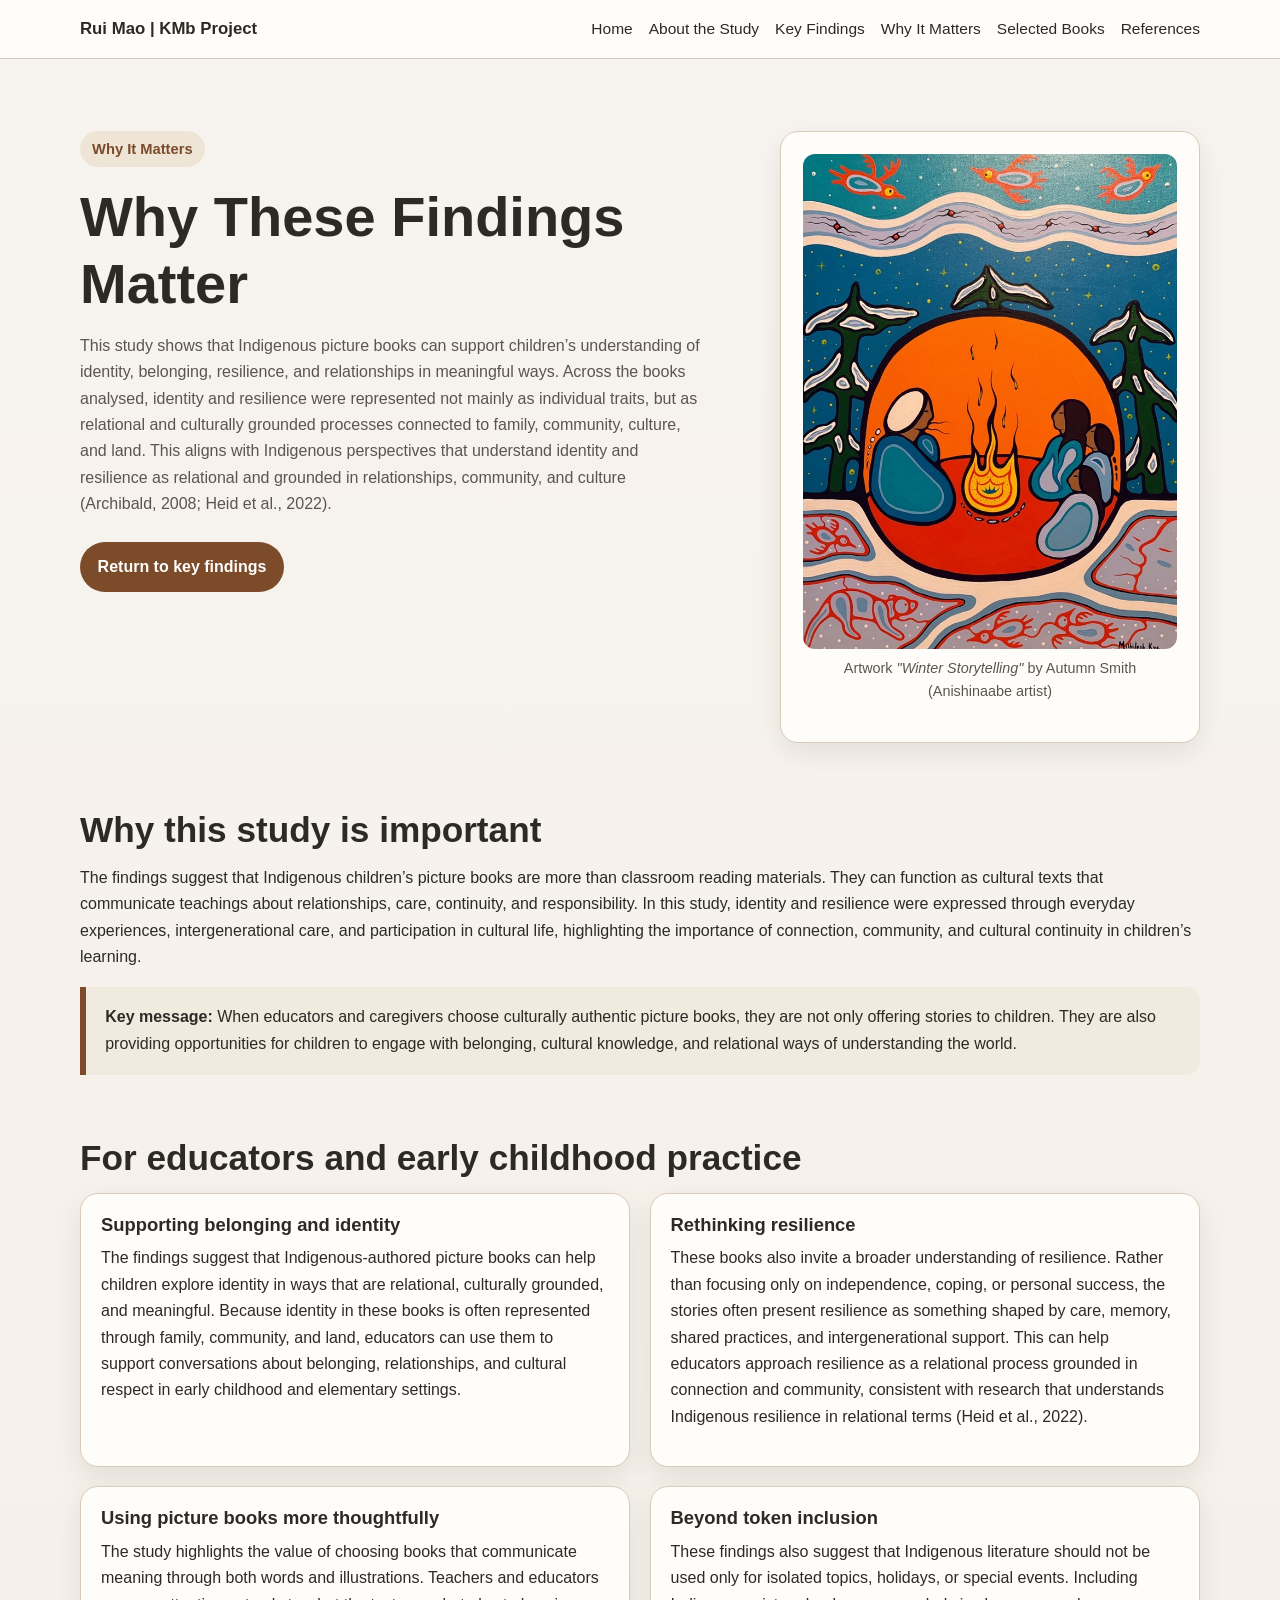
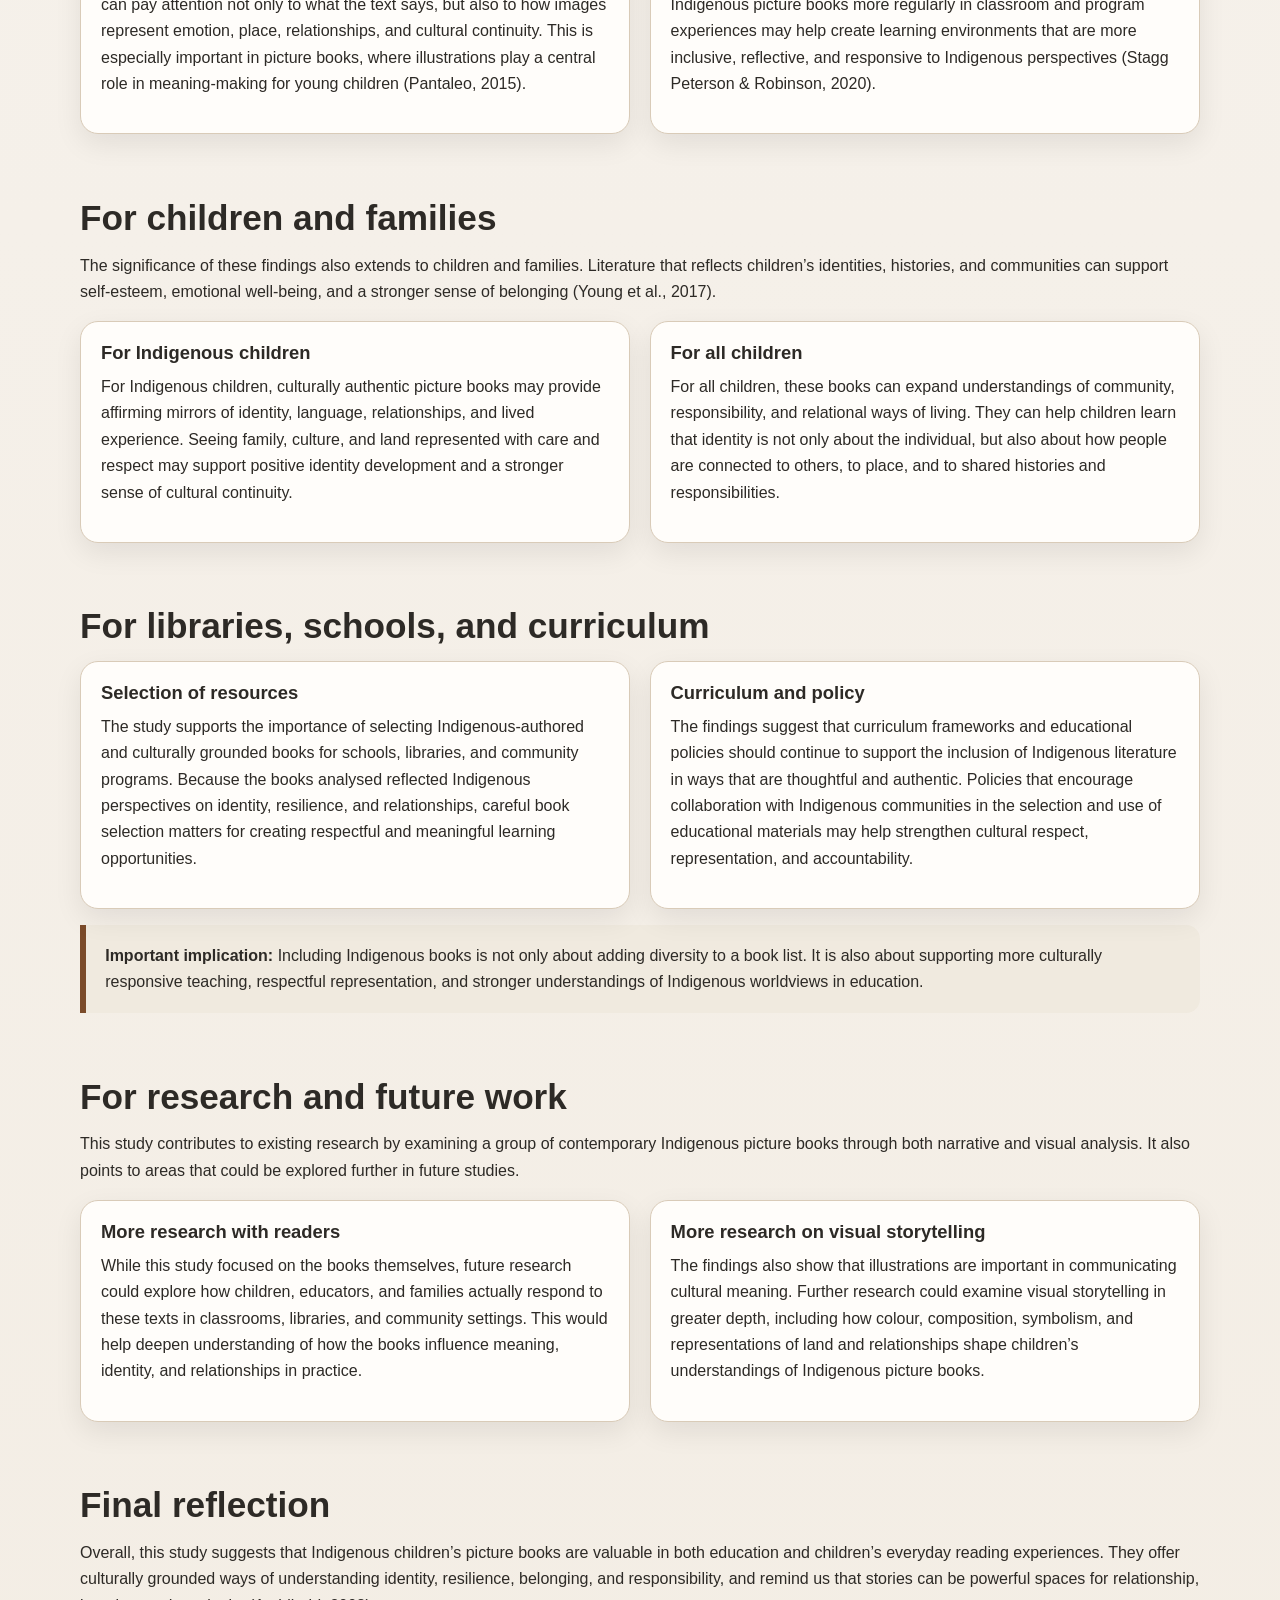
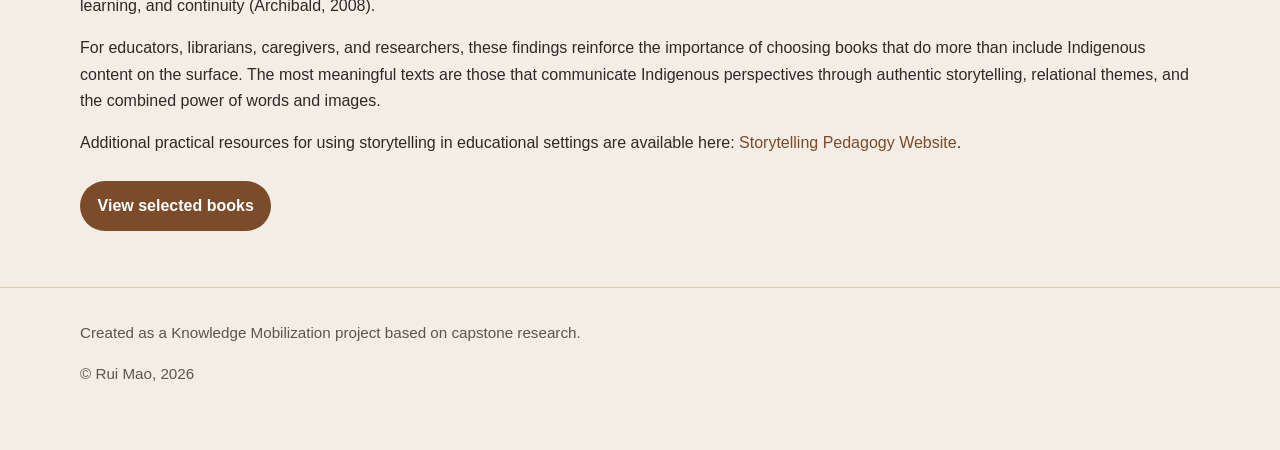
<file: implications.html>
<!doctype html>
<html lang="en">
<head>
  <meta charset="utf-8">
  <meta name="viewport" content="width=device-width, initial-scale=1">
  <title>Why It Matters | KMb Project | Rui Mao</title>
  <meta name="description" content="Why the findings of this study matter for educators, children, libraries, and future research.">
  <link rel="stylesheet" href="assets/css/styles.css">
</head>

<body>
  <a class="skip-link" href="#main">Skip to content</a>

  <header>
    <div class="container navbar">
      <a class="site-title" href="index.html">Rui Mao | KMb Project</a>

      <nav class="nav-menu" aria-label="Main navigation">
        <a href="index.html">Home</a>
        <a href="about.html">About the Study</a>
        <a href="findings.html">Key Findings</a>
        <a href="implications.html" aria-current="page">Why It Matters</a>
        <a href="books.html">Selected Books</a>
        <a href="references.html">References</a>
      </nav>
    </div>
  </header>

  <main id="main">
    <section class="hero">
      <div class="container hero-grid">
        <div>
          <span class="eyebrow">Why It Matters</span>
          <h1>Why These Findings Matter</h1>
          <p class="lead">
            This study shows that Indigenous picture books can support children’s understanding of
            identity, belonging, resilience, and relationships in meaningful ways. 
            Across the books analysed, identity and resilience were represented not mainly as individual traits, 
            but as relational and culturally grounded processes connected to family, community, culture, and land. 
            This aligns with Indigenous perspectives that understand identity and resilience as relational and grounded in relationships, community, and culture (Archibald, 2008; Heid et al., 2022).
          </p>
          <a class="button-link" href="findings.html">Return to key findings</a>
        </div>

        <aside class="hero-card">
          <img src="assets/images/winter_storytelling.jpg" alt="Winter Storytelling artwork by Autumn Smith">
          <p class="image-caption">
            Artwork <em>"Winter Storytelling"</em> by Autumn Smith (Anishinaabe artist)
          </p>
        </aside>
      </div>
    </section>

    <section>
      <div class="container">
        <h2>Why this study is important</h2>
        <p>
          The findings suggest that Indigenous children’s picture books are more than classroom reading materials. 
          They can function as cultural texts that communicate teachings about relationships, care, continuity, 
          and responsibility. In this study, identity and resilience were expressed through everyday experiences, intergenerational care, 
          and participation in cultural life, highlighting the importance of connection, community, and cultural continuity in children’s learning.
        </p>

        <div class="callout">
          <strong>Key message:</strong> When educators and caregivers choose culturally authentic picture
          books, they are not only offering stories to children. They are also providing opportunities
          for children to engage with belonging, cultural knowledge, and relational ways of understanding
          the world.
        </div>
      </div>
    </section>

    <section>
      <div class="container">
        <h2>For educators and early childhood practice</h2>
        <div class="grid-2">
          <article class="card">
            <h3>Supporting belonging and identity</h3>
            <p>
              The findings suggest that Indigenous-authored picture books can help children explore
              identity in ways that are relational, culturally grounded, and meaningful. Because identity
              in these books is often represented through family, community, and land, educators can use
              them to support conversations about belonging, relationships, and cultural respect in early
              childhood and elementary settings.
            </p>
          </article>

          <article class="card">
            <h3>Rethinking resilience</h3>
            <p>
              These books also invite a broader understanding of resilience. Rather than focusing only on
              independence, coping, or personal success, the stories often present resilience as
              something shaped by care, memory, shared practices, and intergenerational support. 
              This can help educators approach resilience as a relational process grounded in connection and community, 
              consistent with research that understands Indigenous resilience in relational terms (Heid et al., 2022).
            </p>
          </article>

          <article class="card">
            <h3>Using picture books more thoughtfully</h3>
            <p>
              The study highlights the value of choosing books that communicate meaning through both words
              and illustrations. Teachers and educators can pay attention not only to what the text says,
              but also to how images represent emotion, place, relationships, and cultural continuity.
              This is especially important in picture books, where illustrations play a central role in
              meaning-making for young children (Pantaleo, 2015).
            </p>
          </article>

          <article class="card">
            <h3>Beyond token inclusion</h3>
            <p>
              These findings also suggest that Indigenous literature should not be used only for isolated topics, 
              holidays, or special events. Including Indigenous picture books more regularly in classroom and 
              program experiences may help create learning environments that are more inclusive, reflective, and responsive to Indigenous perspectives (Stagg Peterson & Robinson, 2020).
            </p>
          </article>
        </div>
      </div>
    </section>

    <section>
      <div class="container">
        <h2>For children and families</h2>
        <p>
          The significance of these findings also extends to children and families. Literature that
          reflects children’s identities, histories, and communities can support self-esteem, emotional
          well-being, and a stronger sense of belonging (Young et al., 2017).
        </p>

        <div class="grid-2">
          <article class="card">
            <h3>For Indigenous children</h3>
            <p>
              For Indigenous children, culturally authentic picture books may provide affirming mirrors of
              identity, language, relationships, and lived experience. Seeing family, culture, and land
              represented with care and respect may support positive identity development and a stronger
              sense of cultural continuity.
            </p>
          </article>

          <article class="card">
            <h3>For all children</h3>
            <p>
              For all children, these books can expand understandings of community, responsibility, and
              relational ways of living. They can help children learn that identity is not only about the
              individual, but also about how people are connected to others, to place, and to shared
              histories and responsibilities.
            </p>
          </article>
        </div>
      </div>
    </section>

    <section>
      <div class="container">
        <h2>For libraries, schools, and curriculum</h2>
        <div class="grid-2">
          <article class="card">
            <h3>Selection of resources</h3>
            <p>
              The study supports the importance of selecting Indigenous-authored and culturally grounded
              books for schools, libraries, and community programs. Because the books analysed reflected
              Indigenous perspectives on identity, resilience, and relationships, careful book selection
              matters for creating respectful and meaningful learning opportunities.
            </p>
          </article>

          <article class="card">
            <h3>Curriculum and policy</h3>
            <p>
              The findings suggest that curriculum frameworks and educational policies should continue to
              support the inclusion of Indigenous literature in ways that are thoughtful and authentic.
              Policies that encourage collaboration with Indigenous communities in the selection and use
              of educational materials may help strengthen cultural respect, representation, and
              accountability.
            </p>
          </article>
        </div>

        <div class="callout">
          <strong>Important implication:</strong> Including Indigenous books is not only about adding
          diversity to a book list. It is also about supporting more culturally responsive teaching,
          respectful representation, and stronger understandings of Indigenous worldviews in education.
        </div>
      </div>
    </section>

    <section>
      <div class="container">
        <h2>For research and future work</h2>
        <p>
          This study contributes to existing research by examining a group of contemporary Indigenous
          picture books through both narrative and visual analysis. It also points to areas that could be
          explored further in future studies.
        </p>

        <div class="grid-2">
          <article class="card">
            <h3>More research with readers</h3>
            <p>
              While this study focused on the books themselves, future research could explore how children,
              educators, and families actually respond to these texts in classrooms, libraries, and
              community settings. This would help deepen understanding of how the books influence meaning,
              identity, and relationships in practice.
            </p>
          </article>

          <article class="card">
            <h3>More research on visual storytelling</h3>
            <p>
              The findings also show that illustrations are important in communicating cultural meaning.
              Further research could examine visual storytelling in greater depth, including how colour,
              composition, symbolism, and representations of land and relationships shape children’s
              understandings of Indigenous picture books.
            </p>
          </article>
        </div>
      </div>
    </section>

    <section>
      <div class="container">
        <h2>Final reflection</h2>
        <p>
          Overall, this study suggests that Indigenous children’s picture books are valuable in both education 
          and children’s everyday reading experiences. They offer culturally grounded ways of understanding identity, 
          resilience, belonging, and responsibility, and remind us that stories can be powerful spaces for relationship, learning, and continuity (Archibald, 2008).
        </p>

        <p>
          For educators, librarians, caregivers, and researchers, these findings reinforce the importance
          of choosing books that do more than include Indigenous content on the surface. The most
          meaningful texts are those that communicate Indigenous perspectives through authentic storytelling,
          relational themes, and the combined power of words and images.
        </p>
        <p>
          Additional practical resources for using storytelling in educational settings are available here:
          <a href="https://storytelling-pedagogy-site.pages.dev/" target="_blank">Storytelling Pedagogy Website</a>.
        </p>

        <p style="margin-top: 1rem;">
          <a class="button-link" href="books.html">View selected books</a>
        </p>
      </div>
    </section>
  </main>

  <footer>
    <div class="container">
      <p>Created as a Knowledge Mobilization project based on capstone research.</p>
      <p>© Rui Mao, 2026</p>
    </div>
  </footer>
</body>
</html>
</file>
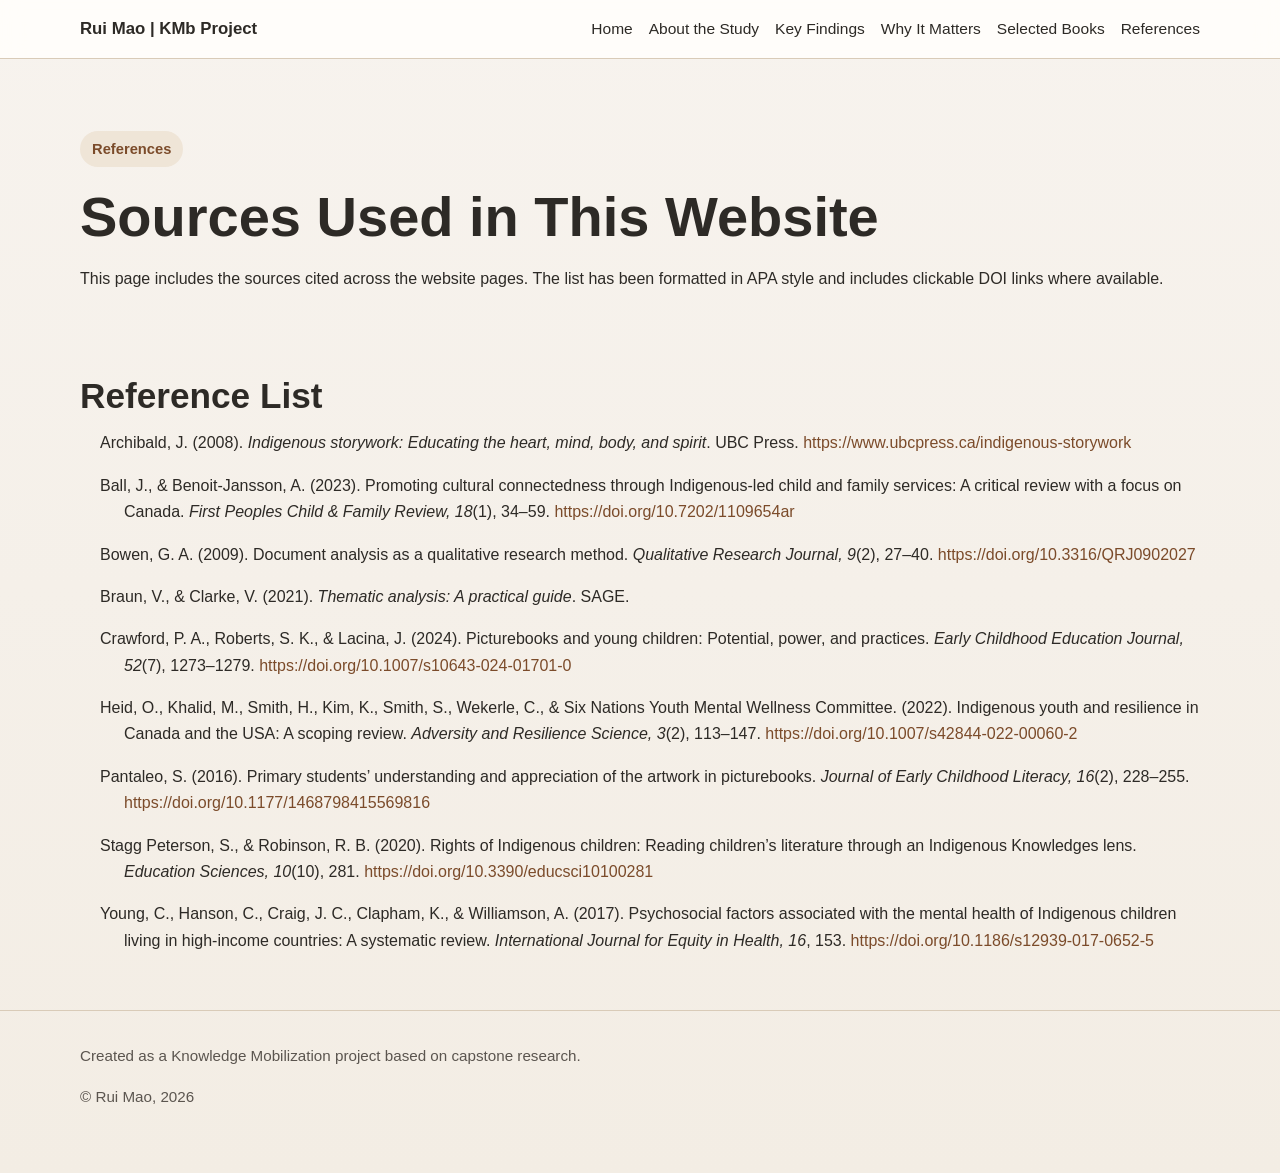
<file: references.html>
<!doctype html>
<html lang="en">
<head>
  <meta charset="utf-8">
  <meta name="viewport" content="width=device-width, initial-scale=1">
  <title>References | KMb Project</title>
  <link rel="stylesheet" href="assets/css/styles.css">
</head>

<body>
  <a class="skip-link" href="#main">Skip to content</a>

  <header>
    <div class="container navbar">
      <a class="site-title" href="index.html">Rui Mao | KMb Project</a>

      <nav class="nav-menu" aria-label="Main navigation">
        <a href="index.html">Home</a>
        <a href="about.html">About the Study</a>
        <a href="findings.html">Key Findings</a>
        <a href="implications.html">Why It Matters</a>
        <a href="books.html">Selected Books</a>
        <a href="references.html">References</a>
      </nav>
    </div>
  </header>

  <main id="main">

    <section class="hero">
      <div class="container">
        <span class="eyebrow">References</span>
        <h1>Sources Used in This Website</h1>
        <p>
          This page includes the sources cited across the website pages. The list has been formatted
          in APA style and includes clickable DOI links where available.
        </p>
      </div>
    </section>

    <section>
      <div class="container">
        <h2>Reference List</h2>

        <div class="references-list">

          <p>
            Archibald, J. (2008). <em>Indigenous storywork: Educating the heart, mind, body, and spirit</em>. UBC Press. <a href="https://www.ubcpress.ca/indigenous-storywork" target="_blank" rel="noopener noreferrer">https://www.ubcpress.ca/indigenous-storywork</a>
          </p>

          <p>
            Ball, J., &amp; Benoit-Jansson, A. (2023). Promoting cultural connectedness through Indigenous-led child and family services: A critical review with a focus on Canada. <em>First Peoples Child &amp; Family Review, 18</em>(1), 34–59. <a href="https://doi.org/10.7202/1109654ar" target="_blank" rel="noopener noreferrer">https://doi.org/10.7202/1109654ar</a>
          </p>

          <p>
            Bowen, G. A. (2009). Document analysis as a qualitative research method. <em>Qualitative Research Journal, 9</em>(2), 27–40. <a href="https://doi.org/10.3316/QRJ0902027" target="_blank" rel="noopener noreferrer">https://doi.org/10.3316/QRJ0902027</a>
          </p>

          <p>
            Braun, V., &amp; Clarke, V. (2021). <em>Thematic analysis: A practical guide</em>. SAGE.
          </p>

          <p>
            Crawford, P. A., Roberts, S. K., &amp; Lacina, J. (2024). Picturebooks and young children: Potential, power, and practices. <em>Early Childhood Education Journal, 52</em>(7), 1273–1279. <a href="https://doi.org/10.1007/s10643-024-01701-0" target="_blank" rel="noopener noreferrer">https://doi.org/10.1007/s10643-024-01701-0</a>
          </p>

          <p>
            Heid, O., Khalid, M., Smith, H., Kim, K., Smith, S., Wekerle, C., &amp; Six Nations Youth Mental Wellness Committee. (2022). Indigenous youth and resilience in Canada and the USA: A scoping review. <em>Adversity and Resilience Science, 3</em>(2), 113–147. <a href="https://doi.org/10.1007/s42844-022-00060-2" target="_blank" rel="noopener noreferrer">https://doi.org/10.1007/s42844-022-00060-2</a>
          </p>

          <p>
            Pantaleo, S. (2016). Primary students’ understanding and appreciation of the artwork in picturebooks. <em>Journal of Early Childhood Literacy, 16</em>(2), 228–255. <a href="https://doi.org/10.1177/1468798415569816" target="_blank" rel="noopener noreferrer">https://doi.org/10.1177/1468798415569816</a>
          </p>

          <p>
            Stagg Peterson, S., &amp; Robinson, R. B. (2020). Rights of Indigenous children: Reading children’s literature through an Indigenous Knowledges lens. <em>Education Sciences, 10</em>(10), 281. <a href="https://doi.org/10.3390/educsci10100281" target="_blank" rel="noopener noreferrer">https://doi.org/10.3390/educsci10100281</a>
          </p>

          <p>
            Young, C., Hanson, C., Craig, J. C., Clapham, K., &amp; Williamson, A. (2017). Psychosocial factors associated with the mental health of Indigenous children living in high-income countries: A systematic review. <em>International Journal for Equity in Health, 16</em>, 153. <a href="https://doi.org/10.1186/s12939-017-0652-5" target="_blank" rel="noopener noreferrer">https://doi.org/10.1186/s12939-017-0652-5</a>
          </p>

        </div>
      </div>
    </section>

  </main>

  <footer>
    <div class="container">
      <p>Created as a Knowledge Mobilization project based on capstone research.</p>
      <p>© Rui Mao, 2026</p>
    </div>
  </footer>

</body>
</html>
</file>
<file: assets/css/styles.css>
:root {
  --bg: #f7f3ee;
  --bg-soft: #f3ede4;
  --surface: #fffdfa;
  --surface-soft: #efe5d7;
  --text: #2d2a26;
  --text-muted: #5b554f;
  --accent: #7b4b2a;
  --accent-soft: #a66a3f;
  --accent-green: #3f6b5b;
  --border: #d9cbb8;
  --shadow: 0 10px 28px rgba(0, 0, 0, 0.08);
  --radius: 18px;
  --max-width: 1120px;
  --transition: 0.25s ease;
}

* {
  box-sizing: border-box;
}

html {
  scroll-behavior: smooth;
}

body {
  margin: 0;
  font-family: Arial, Helvetica, sans-serif;
  line-height: 1.65;
  color: var(--text);
  background: linear-gradient(180deg, var(--bg) 0%, var(--bg-soft) 100%);
}

img {
  max-width: 100%;
  display: block;
  height: auto;
}

a {
  color: var(--accent);
  text-decoration: none;
  transition: color var(--transition);
}

a:hover,
a:focus {
  color: var(--accent-green);
}

.container {
  width: min(92%, var(--max-width));
  margin: 0 auto;
}

.skip-link {
  position: absolute;
  left: -9999px;
  top: auto;
}

.skip-link:focus {
  left: 1rem;
  top: 1rem;
  background: #ffffff;
  color: var(--text);
  padding: 0.75rem 1rem;
  border-radius: 8px;
  z-index: 999;
}

header {
  position: sticky;
  top: 0;
  z-index: 100;
  background: rgba(255, 253, 250, 0.95);
  backdrop-filter: blur(10px);
  border-bottom: 1px solid var(--border);
}

.navbar {
  display: flex;
  justify-content: space-between;
  align-items: center;
  gap: 1rem;
  padding: 0.95rem 0;
}

.site-title {
  font-size: 1.05rem;
  font-weight: 700;
  color: var(--text);
}

.nav-menu {
  display: flex;
  flex-wrap: wrap;
  gap: 1rem;
}

.nav-menu a {
  color: var(--text);
  font-size: 0.97rem;
}

.hero {
  padding: 4.5rem 0 2.75rem;
}

.hero-grid {
  display: grid;
  grid-template-columns: 1fr 420px;
  gap: 2rem;
  align-items: start;
}

.eyebrow {
  display: inline-block;
  margin-bottom: 1rem;
  padding: 0.35rem 0.75rem;
  border-radius: 999px;
  background: var(--surface-soft);
  color: var(--accent);
  font-size: 0.92rem;
  font-weight: 700;
}

h1,
h2,
h3 {
  margin-top: 0;
  line-height: 1.2;
}

h1 {
  font-size: clamp(2rem, 5vw, 3.5rem);
  margin-bottom: 1rem;
}

h2 {
  font-size: clamp(1.6rem, 3vw, 2.2rem);
  margin-bottom: 0.85rem;
}

h3 {
  font-size: 1.15rem;
  margin-bottom: 0.6rem;
}

p {
  margin-top: 0;
  margin-bottom: 1rem;
}

.lead,
.section-intro {
  color: var(--text-muted);
  max-width: 70ch;
}

.hero-card,
.card {
  background: var(--surface);
  border: 1px solid var(--border);
  border-radius: var(--radius);
  box-shadow: var(--shadow);
}

.hero-card {
  padding: 1.35rem;
}

.hero-card ul,
.card ul {
  margin: 0;
  padding-left: 1.2rem;
}

section {
  padding: 1.4rem 0 2.5rem;
}

.grid-2,
.grid-3 {
  display: grid;
  gap: 1.2rem;
}

.grid-2 {
  grid-template-columns: repeat(2, minmax(0, 1fr));
}

.grid-3 {
  grid-template-columns: repeat(3, minmax(0, 1fr));
}

.card {
  padding: 1.25rem;
}

.finding-number {
  display: inline-flex;
  align-items: center;
  justify-content: center;
  width: 2rem;
  height: 2rem;
  margin-bottom: 0.8rem;
  border-radius: 50%;
  background: var(--accent);
  color: #ffffff;
  font-weight: 700;
}

.book-tag {
  display: inline-block;
  margin-bottom: 0.75rem;
  font-size: 0.84rem;
  font-weight: 700;
  color: var(--accent-green);
  background: #e7f0ec;
  padding: 0.3rem 0.6rem;
  border-radius: 999px;
}

.callout {
  margin-top: 1rem;
  padding: 1.1rem 1.2rem;
  background: #f0eadf;
  border-left: 6px solid var(--accent);
  border-radius: 0 14px 14px 0;
}

.references-list {
  padding-left: 1.25rem;
  margin: 0;
}

footer {
  border-top: 1px solid var(--border);
  padding: 2rem 0 3rem;
  color: var(--text-muted);
  font-size: 0.95rem;
}

.button-link {
  display: inline-block;
  margin-top: 0.5rem;
  padding: 0.75rem 1.1rem;
  background: var(--accent);
  color: #ffffff;
  border-radius: 999px;
  font-weight: 700;
  transition: background var(--transition), transform var(--transition);
}

.button-link:hover,
.button-link:focus {
  background: var(--accent-green);
  color: #ffffff;
  transform: translateY(-1px);
}

@media (max-width: 900px) {
  .hero-grid,
  .grid-2,
  .grid-3 {
    grid-template-columns: 1fr;
  }

  .navbar {
    flex-direction: column;
    align-items: flex-start;
  }
}
.hero-card img {
  width: 100%;
  border-radius: 12px;
  margin-bottom: 0.5rem;
}

.image-caption {
  font-size: 0.9rem;
  color: var(--text-muted);
  text-align: center;
}
.grid-3 .card img {
  height: 280px;
  width: auto;
  display: block;
  margin: 0 auto 0.75rem;
  border-radius: 12px;
}
.references-list p {
  margin-bottom: 1rem;
  padding-left: 1.5rem;
  text-indent: -1.5rem;
}
</file>
